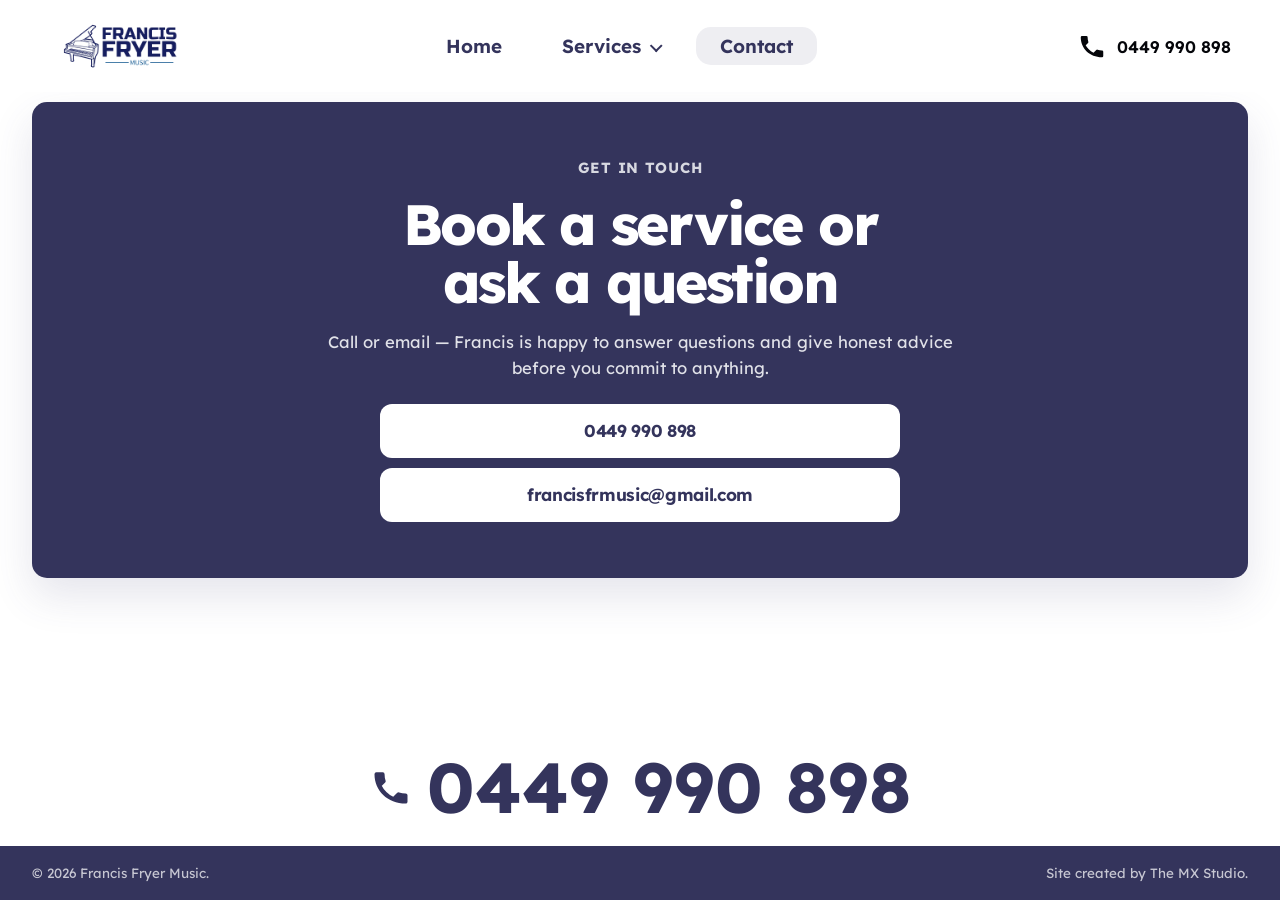
<file: contact/index.html>
<!doctype html>
<html lang="en-AU">
  <head>
    <meta charset="utf-8" />
    <meta name="viewport" content="width=device-width, initial-scale=1" />

    <title>Contact Francis Fryer Music | Piano Tuning & Repairs Brisbane</title>
    <meta
      name="description"
      content="Contact Francis Fryer Music for piano tuning and piano repairs in Brisbane. Mobile service across North Brisbane, Hamilton, Bulimba, Albion, Chermside, Bowen Hills, Clayfield, New Farm, Ashgrove, Hendra, and the greater Brisbane area."
    />
    <meta
      name="robots"
      content="index, follow, max-image-preview:large, max-snippet:-1, max-video-preview:-1"
    />
    <meta name="author" content="Francis Fryer Music" />
    <meta name="theme-color" content="#ffffff" />
    <meta name="format-detection" content="telephone=yes" />

    <link rel="canonical" href="https://www.francisfrmusic.com/contact/" />
    <link rel="icon" href="/favicon.ico" sizes="any" />
    <link rel="apple-touch-icon" href="/apple-touch-icon.png" />

    <link rel="stylesheet" href="/css/base.css" />
    <link rel="stylesheet" href="/css/components.css" />
    <script src="/js/base.js" defer></script>

    <meta property="og:type" content="website" />
    <meta
      property="og:title"
      content="Contact Francis Fryer Music | Piano Tuning & Repairs Brisbane"
    />
    <meta
      property="og:description"
      content="Get in touch for piano tuning and piano repairs in Brisbane. Mobile service across North Brisbane and the greater Brisbane area."
    />
    <meta property="og:url" content="https://www.francisfrmusic.com/contact/" />
    <meta property="og:site_name" content="Francis Fryer Music" />
    <meta property="og:locale" content="en_AU" />
    <meta
      property="og:image"
      content="https://www.francisfrmusic.com/assets/og-image.jpg"
    />
    <meta
      property="og:image:alt"
      content="Francis Fryer Music piano tuning and repair service in Brisbane"
    />

    <script type="application/ld+json">
      {
        "@context": "https://schema.org",
        "@type": "ContactPage",
        "@id": "https://www.francisfrmusic.com/contact/#webpage",
        "url": "https://www.francisfrmusic.com/contact/",
        "name": "Contact Francis Fryer Music | Piano Tuning & Repairs Brisbane",
        "description": "Contact Francis Fryer Music for piano tuning and piano repairs in Brisbane.",
        "inLanguage": "en-AU",
        "about": {
          "@id": "https://www.francisfrmusic.com/#business"
        },
        "isPartOf": {
          "@id": "https://www.francisfrmusic.com/#website"
        }
      }
    </script>

    <script type="application/ld+json">
      {
        "@context": "https://schema.org",
        "@type": "ProfessionalService",
        "@id": "https://www.francisfrmusic.com/#business",
        "name": "Francis Fryer Music",
        "url": "https://www.francisfrmusic.com/",
        "image": "https://www.francisfrmusic.com/assets/og-image.jpg",
        "telephone": "0449 990 898",
        "email": "francisfrmusic@gmail.com",
        "areaServed": {
          "@type": "City",
          "name": "Brisbane"
        },
        "serviceType": ["Piano Tuning", "Piano Repairs", "Piano Servicing"],
        "contactPoint": {
          "@type": "ContactPoint",
          "telephone": "0449 990 898",
          "email": "francisfrmusic@gmail.com",
          "contactType": "customer service",
          "areaServed": "Brisbane"
        }
      }
    </script>

    <script type="application/ld+json">
      {
        "@context": "https://schema.org",
        "@type": "WebSite",
        "@id": "https://www.francisfrmusic.com/#website",
        "url": "https://www.francisfrmusic.com/",
        "name": "Francis Fryer Music",
        "publisher": {
          "@id": "https://www.francisfrmusic.com/#business"
        },
        "inLanguage": "en-AU"
      }
    </script>
  </head>
  <body>
    <header class="site-header">
      <div class="site-header__inner">
        <a
          class="site-header__brand"
          href="/"
          aria-label="Francis for Music home"
        >
          <img src="/assets/logo.webp" alt="Francis for Music" />
        </a>

        <nav class="site-nav" aria-label="Primary navigation">
          <ul class="site-nav__list">
            <li class="site-nav__item">
              <a class="site-nav__link" href="/">Home</a>
            </li>

            <li class="site-nav__item site-nav__item--dropdown">
              <button
                class="site-nav__link site-nav__toggle"
                type="button"
                aria-expanded="false"
                aria-label="Toggle services menu"
              >
                Services
                <span class="site-nav__caret" aria-hidden="true"></span>
              </button>

              <div class="site-nav__dropdown">
                <a
                  class="site-nav__dropdown-link"
                  href="/piano-repair-brisbane/"
                  >Piano Repair</a
                >
                <a
                  class="site-nav__dropdown-link"
                  href="/piano-tuning-brisbane/"
                  >Piano Tuning</a
                >
              </div>
            </li>

            <li class="site-nav__item">
              <a class="site-nav__link" href="/contact/" aria-current="page"
                >Contact</a
              >
            </li>
          </ul>
        </nav>

        <a
          class="site-header__cta"
          href="tel:0449990898"
          aria-label="Call 0449 990 898"
        >
          <svg viewBox="0 0 24 24" aria-hidden="true">
            <path
              d="M6.62 10.79a15.05 15.05 0 0 0 6.59 6.59l2.2-2.2a1 1 0 0 1 1.02-.24c1.11.37 2.3.56 3.57.56a1 1 0 0 1 1 1V20a1 1 0 0 1-1 1C10.07 21 3 13.93 3 5a1 1 0 0 1 1-1h3.5a1 1 0 0 1 1 1c0 1.27.19 2.46.56 3.57a1 1 0 0 1-.24 1.02l-2.2 2.2Z"
            ></path>
          </svg>
          <span>0449 990 898</span>
        </a>

        <button
          class="site-header__burger"
          type="button"
          aria-label="Open menu"
          aria-expanded="false"
          aria-controls="mobile-menu"
        >
          <span></span>
          <span></span>
          <span></span>
        </button>
      </div>

      <div class="mobile-menu" id="mobile-menu" aria-hidden="true">
        <div class="mobile-menu__panel">
          <nav class="mobile-menu__nav" aria-label="Mobile navigation">
            <a class="mobile-menu__link" href="/">Home</a>
            <a class="mobile-menu__link" href="/piano-repair-brisbane/"
              >Piano Repair</a
            >
            <a class="mobile-menu__link" href="/piano-tuning-brisbane/"
              >Piano Tuning</a
            >
            <a class="mobile-menu__link" href="/contact/" aria-current="page"
              >Contact</a
            >
          </nav>

          <div class="mobile-menu__contact">
            <div class="mobile-menu__contact-row">
              <p class="mobile-menu__contact-note">
                We're around, call us now!
              </p>
              <a class="mobile-menu__contact-link" href="tel:0449990898">
                0449 990 898
              </a>
            </div>
            <a
              class="mobile-menu__contact-link"
              href="mailto:francisfrmusic@gmail.com"
            >
              francisfrmusic@gmail.com
            </a>
          </div>
        </div>
      </div>
    </header>

    <main>
      <section class="contact-hero" aria-labelledby="contact-title">
        <div class="contact-hero__inner">
          <p class="contact-hero__eyebrow">Get in touch</p>
          <h1 class="contact-hero__title" id="contact-title">
            Book a service or ask a question
          </h1>
          <p class="contact-hero__text">
            Call or email — Francis is happy to answer questions and give
            honest advice before you commit to anything.
          </p>
          <div class="contact-hero__links">
            <a class="contact-hero__link" href="tel:0449990898"
              >0449 990 898</a
            >
            <a
              class="contact-hero__link"
              href="mailto:francisfrmusic@gmail.com"
              >francisfrmusic@gmail.com</a
            >
          </div>
        </div>
      </section>
    </main>

    <footer class="site-footer">
      <div class="site-footer__inner">
        <div class="site-footer__links">
          <a class="site-footer__item" href="tel:0449990898">
            <svg viewBox="0 0 24 24" aria-hidden="true">
              <path
                d="M6.62 10.79a15.05 15.05 0 0 0 6.59 6.59l2.2-2.2a1 1 0 0 1 1.02-.24c1.11.37 2.3.56 3.57.56a1 1 0 0 1 1 1V20a1 1 0 0 1-1 1C10.07 21 3 13.93 3 5a1 1 0 0 1 1-1h3.5a1 1 0 0 1 1 1c0 1.27.19 2.46.56 3.57a1 1 0 0 1-.24 1.02l-2.2 2.2Z"
              ></path>
            </svg>
            <span>0449 990 898</span>
          </a>
        </div>
      </div>

      <div class="site-footer__bottom">
        <div class="site-footer__bottom-inner">
          <p class="site-footer__copyright">© 2026 Francis Fryer Music.</p>
          <p class="site-footer__credit">
            Site created by
            <a href="https://www.themxstudio.com/">The MX Studio</a>.
          </p>
        </div>
      </div>
    </footer>
  </body>
</html>
</file>
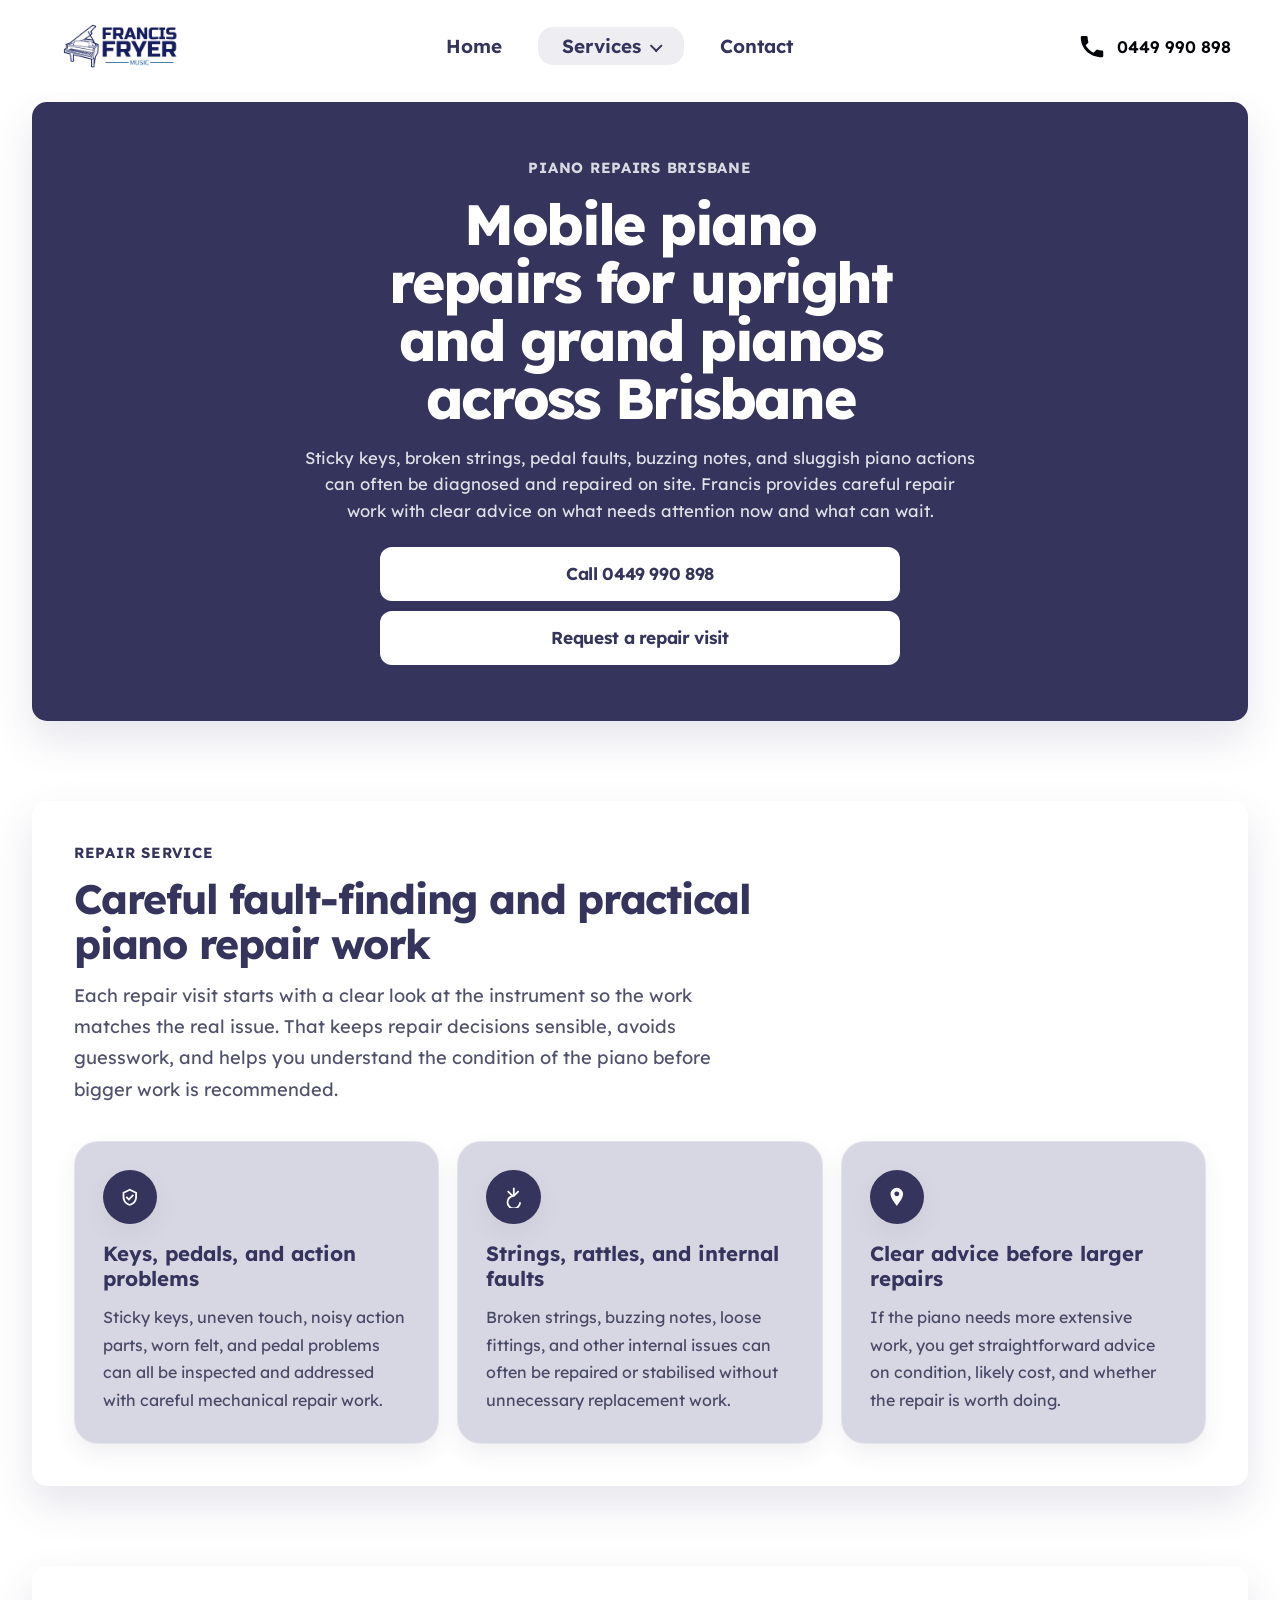
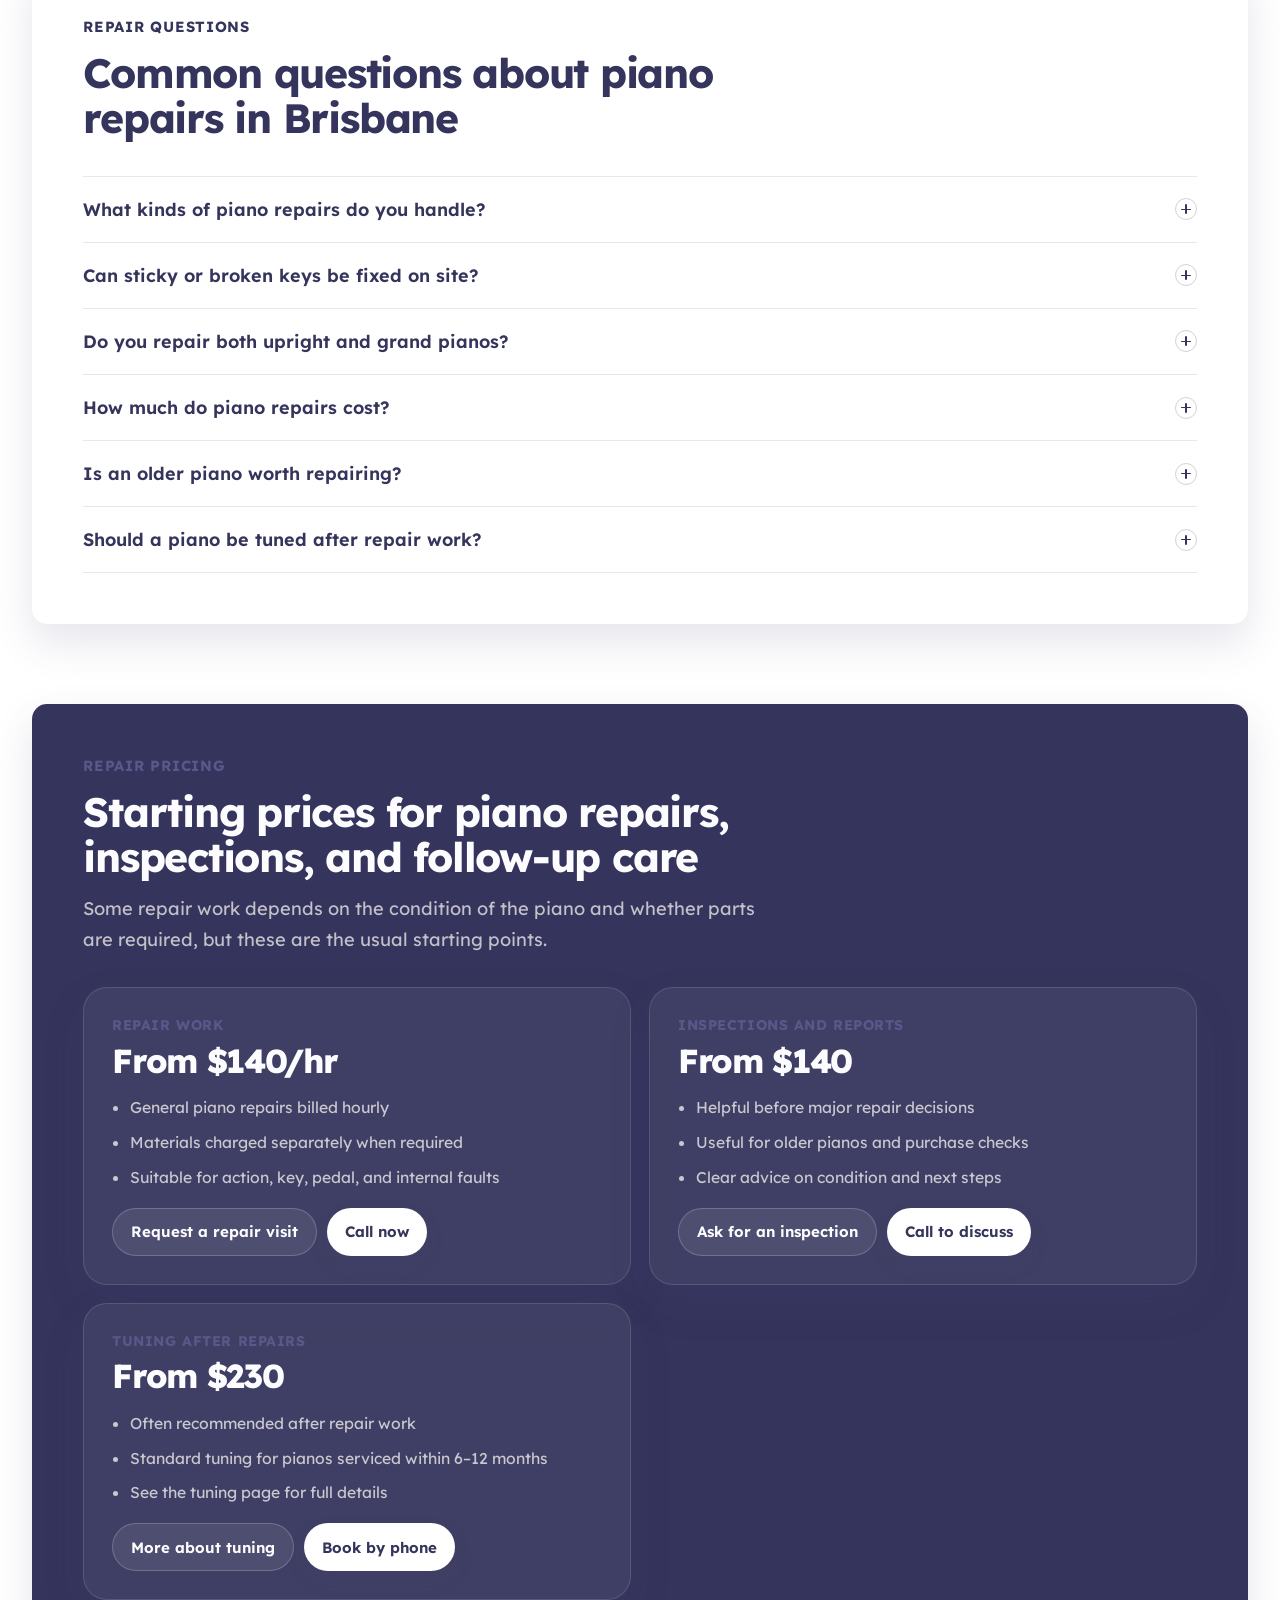
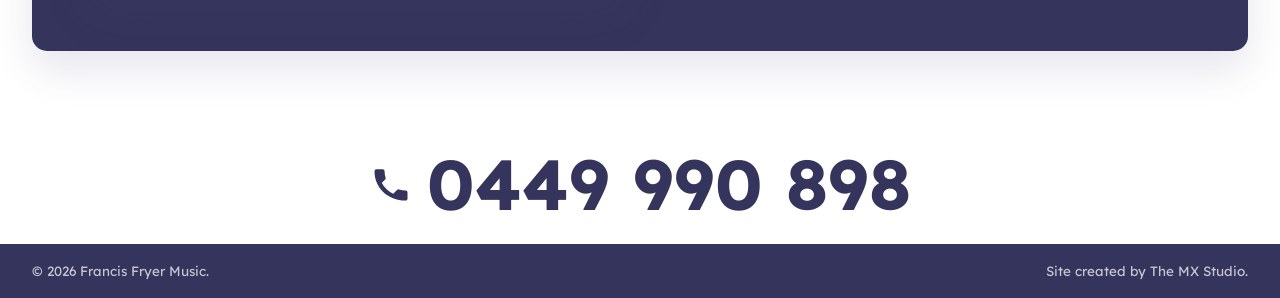
<file: piano-repair-brisbane/index.html>
<!doctype html>
<html lang="en-AU">
  <head>
    <meta charset="utf-8" />
    <meta name="viewport" content="width=device-width, initial-scale=1" />

    <title>Piano Repairs Brisbane | Mobile Piano Repair Service</title>
    <meta
      name="description"
      content="Professional piano repairs in Brisbane for upright and grand pianos. Reliable mobile piano repair service across North Brisbane, Hamilton, Bulimba, Albion, Chermside, Bowen Hills, Clayfield, New Farm, Ashgrove, Hendra, and the greater Brisbane area."
    />
    <meta
      name="robots"
      content="index, follow, max-image-preview:large, max-snippet:-1, max-video-preview:-1"
    />
    <meta name="author" content="Francis Fryer Music" />
    <meta name="theme-color" content="#ffffff" />
    <meta name="format-detection" content="telephone=yes" />

    <link
      rel="canonical"
      href="https://www.francisfrmusic.com/piano-repair-brisbane/"
    />
    <link rel="icon" href="/favicon.ico" sizes="any" />
    <link rel="apple-touch-icon" href="/apple-touch-icon.png" />

    <link rel="stylesheet" href="/css/base.css" />
    <link rel="stylesheet" href="/css/components.css" />
    <script src="/js/base.js" defer></script>

    <meta property="og:type" content="website" />
    <meta
      property="og:title"
      content="Piano Repairs Brisbane | Mobile Piano Repair Service"
    />
    <meta
      property="og:description"
      content="Professional piano repairs in Brisbane for upright and grand pianos. Reliable mobile piano repair service across North Brisbane and the greater Brisbane area."
    />
    <meta
      property="og:url"
      content="https://www.francisfrmusic.com/piano-repair-brisbane/"
    />
    <meta property="og:site_name" content="Francis Fryer Music" />
    <meta property="og:locale" content="en_AU" />
    <meta
      property="og:image"
      content="https://www.francisfrmusic.com/assets/og-default.jpg"
    />
    <meta
      property="og:image:alt"
      content="Piano repair service in Brisbane by Francis Fryer Music"
    />

    <script type="application/ld+json">
      {
        "@context": "https://schema.org",
        "@type": "Service",
        "@id": "https://www.francisfrmusic.com/piano-repair-brisbane/#service",
        "name": "Piano Repairs Brisbane",
        "serviceType": "Piano Repairs",
        "url": "https://www.francisfrmusic.com/piano-repair-brisbane/",
        "description": "Professional piano repairs in Brisbane for upright and grand pianos.",
        "provider": {
          "@id": "https://www.francisfrmusic.com/#business"
        },
        "areaServed": {
          "@type": "City",
          "name": "Brisbane"
        },
        "inLanguage": "en-AU"
      }
    </script>

    <script type="application/ld+json">
      {
        "@context": "https://schema.org",
        "@type": "WebPage",
        "@id": "https://www.francisfrmusic.com/piano-repair-brisbane/#webpage",
        "url": "https://www.francisfrmusic.com/piano-repair-brisbane/",
        "name": "Piano Repairs Brisbane | Mobile Piano Repair Service",
        "description": "Professional piano repairs in Brisbane for upright and grand pianos. Reliable mobile piano repair service across North Brisbane and the greater Brisbane area.",
        "isPartOf": {
          "@id": "https://www.francisfrmusic.com/#website"
        },
        "about": {
          "@id": "https://www.francisfrmusic.com/#business"
        },
        "mainEntity": {
          "@id": "https://www.francisfrmusic.com/piano-repair-brisbane/#service"
        },
        "inLanguage": "en-AU"
      }
    </script>

    <script type="application/ld+json">
      {
        "@context": "https://schema.org",
        "@type": "ProfessionalService",
        "@id": "https://www.francisfrmusic.com/#business",
        "name": "Francis Fryer Music",
        "url": "https://www.francisfrmusic.com/",
        "image": "https://www.francisfrmusic.com/assets/og-default.jpg",
        "telephone": "0449 990 898",
        "email": "francisfrmusic@gmail.com",
        "areaServed": {
          "@type": "City",
          "name": "Brisbane"
        },
        "serviceType": ["Piano Tuning", "Piano Repairs", "Piano Servicing"],
        "contactPoint": {
          "@type": "ContactPoint",
          "telephone": "0449 990 898",
          "email": "francisfrmusic@gmail.com",
          "contactType": "customer service",
          "areaServed": "Brisbane"
        }
      }
    </script>

    <script type="application/ld+json">
      {
        "@context": "https://schema.org",
        "@type": "WebSite",
        "@id": "https://www.francisfrmusic.com/#website",
        "url": "https://www.francisfrmusic.com/",
        "name": "Francis Fryer Music",
        "publisher": {
          "@id": "https://www.francisfrmusic.com/#business"
        },
        "inLanguage": "en-AU"
      }
    </script>
  </head>
  <body>
    <header class="site-header">
      <div class="site-header__inner">
        <a
          class="site-header__brand"
          href="/"
          aria-label="Francis for Music home"
        >
          <img src="/assets/logo.webp" alt="Francis for Music" />
        </a>

        <nav class="site-nav" aria-label="Primary navigation">
          <ul class="site-nav__list">
            <li class="site-nav__item">
              <a class="site-nav__link" href="/">Home</a>
            </li>

            <li class="site-nav__item site-nav__item--dropdown">
              <button
                class="site-nav__link site-nav__toggle"
                type="button"
                aria-expanded="false"
                aria-label="Toggle services menu"
                aria-current="page"
              >
                Services
                <span class="site-nav__caret" aria-hidden="true"></span>
              </button>

              <div class="site-nav__dropdown">
                <a
                  class="site-nav__dropdown-link"
                  href="/piano-repair-brisbane/"
                  aria-current="page"
                  >Piano Repair</a
                >
                <a
                  class="site-nav__dropdown-link"
                  href="/piano-tuning-brisbane/"
                  >Piano Tuning</a
                >
              </div>
            </li>

            <li class="site-nav__item">
              <a class="site-nav__link" href="/contact/">Contact</a>
            </li>
          </ul>
        </nav>

        <a
          class="site-header__cta"
          href="tel:0449990898"
          aria-label="Call 0449 990 898"
        >
          <svg viewBox="0 0 24 24" aria-hidden="true">
            <path
              d="M6.62 10.79a15.05 15.05 0 0 0 6.59 6.59l2.2-2.2a1 1 0 0 1 1.02-.24c1.11.37 2.3.56 3.57.56a1 1 0 0 1 1 1V20a1 1 0 0 1-1 1C10.07 21 3 13.93 3 5a1 1 0 0 1 1-1h3.5a1 1 0 0 1 1 1c0 1.27.19 2.46.56 3.57a1 1 0 0 1-.24 1.02l-2.2 2.2Z"
            ></path>
          </svg>
          <span>0449 990 898</span>
        </a>

        <button
          class="site-header__burger"
          type="button"
          aria-label="Open menu"
          aria-expanded="false"
          aria-controls="mobile-menu"
        >
          <span></span>
          <span></span>
          <span></span>
        </button>
      </div>

      <div class="mobile-menu" id="mobile-menu" aria-hidden="true">
        <div class="mobile-menu__panel">
          <nav class="mobile-menu__nav" aria-label="Mobile navigation">
            <a class="mobile-menu__link" href="/">Home</a>
            <a
              class="mobile-menu__link"
              href="/piano-repair-brisbane/"
              aria-current="page"
              >Piano Repair</a
            >
            <a class="mobile-menu__link" href="/piano-tuning-brisbane/"
              >Piano Tuning</a
            >
            <a class="mobile-menu__link" href="/contact/">Contact</a>
          </nav>

          <div class="mobile-menu__contact">
            <div class="mobile-menu__contact-row">
              <p class="mobile-menu__contact-note">
                We're around, call us now!
              </p>
              <a class="mobile-menu__contact-link" href="tel:0449990898">
                0449 990 898
              </a>
            </div>
            <a
              class="mobile-menu__contact-link"
              href="mailto:francisfrmusic@gmail.com"
            >
              francisfrmusic@gmail.com
            </a>
          </div>
        </div>
      </div>
    </header>

    <main>
      <section class="contact-hero" aria-labelledby="repair-title">
        <div class="contact-hero__inner">
          <p class="contact-hero__eyebrow">Piano Repairs Brisbane</p>
          <h1 class="contact-hero__title" id="repair-title">
            Mobile piano repairs for upright and grand pianos across Brisbane
          </h1>
          <p class="contact-hero__text">
            Sticky keys, broken strings, pedal faults, buzzing notes, and
            sluggish piano actions can often be diagnosed and repaired on site.
            Francis provides careful repair work with clear advice on what needs
            attention now and what can wait.
          </p>
          <div class="contact-hero__links">
            <a class="contact-hero__link" href="tel:0449990898"
              >Call 0449 990 898</a
            >
            <a class="contact-hero__link" href="/contact/"
              >Request a repair visit</a
            >
          </div>
        </div>
      </section>

      <section class="body-points" aria-labelledby="repair-points-title">
        <div class="body-points__inner">
          <div class="body-points__intro">
            <p class="body-points__eyebrow">Repair service</p>
            <h2 class="body-points__title" id="repair-points-title">
              Careful fault-finding and practical piano repair work
            </h2>
            <p class="body-points__text">
              Each repair visit starts with a clear look at the instrument so
              the work matches the real issue. That keeps repair decisions
              sensible, avoids guesswork, and helps you understand the condition
              of the piano before bigger work is recommended.
            </p>
          </div>

          <div class="body-points__grid">
            <article class="body-points__item">
              <div class="body-points__icon" aria-hidden="true">
                <svg viewBox="0 0 24 24">
                  <path
                    d="M12 3 4 7v5c0 5.25 3.4 8.98 8 10 4.6-1.02 8-4.75 8-10V7l-8-4Zm0 2.18 6 3v3.82c0 4.19-2.54 7.14-6 8.04-3.46-.9-6-3.85-6-8.04V8.18l6-3Z"
                  ></path>
                  <path
                    d="M10.95 13.55 8.7 11.3l-1.4 1.4 3.65 3.65 5.75-5.75-1.4-1.4-4.35 4.35Z"
                  ></path>
                </svg>
              </div>
              <div class="body-points__content">
                <h3 class="body-points__heading">
                  Keys, pedals, and action problems
                </h3>
                <p class="body-points__copy">
                  Sticky keys, uneven touch, noisy action parts, worn felt, and
                  pedal problems can all be inspected and addressed with careful
                  mechanical repair work.
                </p>
              </div>
            </article>

            <article class="body-points__item">
              <div class="body-points__icon" aria-hidden="true">
                <svg viewBox="0 0 24 24">
                  <path
                    d="M11 2h2v8h-2V2Zm5.66 2.93 1.41 1.41-5.65 5.66-1.42-1.41 5.66-5.66ZM4.52 6.34l1.41-1.41 5.66 5.66-1.41 1.41-5.66-5.66ZM12 12a6 6 0 1 0 6 6h2a8 8 0 1 1-8-8v2Z"
                  ></path>
                </svg>
              </div>
              <div class="body-points__content">
                <h3 class="body-points__heading">
                  Strings, rattles, and internal faults
                </h3>
                <p class="body-points__copy">
                  Broken strings, buzzing notes, loose fittings, and other
                  internal issues can often be repaired or stabilised without
                  unnecessary replacement work.
                </p>
              </div>
            </article>

            <article class="body-points__item">
              <div class="body-points__icon" aria-hidden="true">
                <svg viewBox="0 0 24 24">
                  <path
                    d="M12 2a7 7 0 0 0-7 7c0 5.25 7 13 7 13s7-7.75 7-13a7 7 0 0 0-7-7Zm0 9.5A2.5 2.5 0 1 1 12 6a2.5 2.5 0 0 1 0 5.5Z"
                  ></path>
                </svg>
              </div>
              <div class="body-points__content">
                <h3 class="body-points__heading">
                  Clear advice before larger repairs
                </h3>
                <p class="body-points__copy">
                  If the piano needs more extensive work, you get straightforward
                  advice on condition, likely cost, and whether the repair is
                  worth doing.
                </p>
              </div>
            </article>
          </div>
        </div>
      </section>

      <section class="faq" aria-labelledby="repair-faq-title">
        <div class="faq__inner">
          <div class="faq__intro">
            <p class="faq__eyebrow">Repair questions</p>
            <h2 class="faq__title" id="repair-faq-title">
              Common questions about piano repairs in Brisbane
            </h2>
          </div>

          <div class="faq__list">
            <div class="faq__item">
              <button
                class="faq__question"
                type="button"
                aria-expanded="false"
                aria-controls="repair-faq-1"
              >
                What kinds of piano repairs do you handle?
                <span class="faq__icon" aria-hidden="true"></span>
              </button>
              <div class="faq__answer" id="repair-faq-1" hidden>
                <p>
                  Common repair work includes sticky or broken keys, pedal
                  faults, noisy actions, broken strings, buzzing notes, and
                  general mechanical issues in upright and grand pianos.
                </p>
              </div>
            </div>

            <div class="faq__item">
              <button
                class="faq__question"
                type="button"
                aria-expanded="false"
                aria-controls="repair-faq-2"
              >
                Can sticky or broken keys be fixed on site?
                <span class="faq__icon" aria-hidden="true"></span>
              </button>
              <div class="faq__answer" id="repair-faq-2" hidden>
                <p>
                  In many cases, yes. A large amount of key and action repair
                  work can be handled during a normal visit, depending on the
                  cause and whether replacement parts are needed.
                </p>
              </div>
            </div>

            <div class="faq__item">
              <button
                class="faq__question"
                type="button"
                aria-expanded="false"
                aria-controls="repair-faq-3"
              >
                Do you repair both upright and grand pianos?
                <span class="faq__icon" aria-hidden="true"></span>
              </button>
              <div class="faq__answer" id="repair-faq-3" hidden>
                <p>
                  Yes. Repair work is available for both upright and grand
                  pianos, with the approach adjusted to suit the instrument and
                  the fault involved.
                </p>
              </div>
            </div>

            <div class="faq__item">
              <button
                class="faq__question"
                type="button"
                aria-expanded="false"
                aria-controls="repair-faq-4"
              >
                How much do piano repairs cost?
                <span class="faq__icon" aria-hidden="true"></span>
              </button>
              <div class="faq__answer" id="repair-faq-4" hidden>
                <p>
                  Repair work is generally billed from $140 per hour plus any
                  required materials. If the job is larger, you will get clear
                  advice before proceeding.
                </p>
              </div>
            </div>

            <div class="faq__item">
              <button
                class="faq__question"
                type="button"
                aria-expanded="false"
                aria-controls="repair-faq-5"
              >
                Is an older piano worth repairing?
                <span class="faq__icon" aria-hidden="true"></span>
              </button>
              <div class="faq__answer" id="repair-faq-5" hidden>
                <p>
                  Sometimes yes, sometimes no. The best approach is an
                  inspection so you can understand the piano’s condition, the
                  likely repair cost, and whether the work makes sense.
                </p>
              </div>
            </div>

            <div class="faq__item">
              <button
                class="faq__question"
                type="button"
                aria-expanded="false"
                aria-controls="repair-faq-6"
              >
                Should a piano be tuned after repair work?
                <span class="faq__icon" aria-hidden="true"></span>
              </button>
              <div class="faq__answer" id="repair-faq-6" hidden>
                <p>
                  Often yes. Once the mechanical issue is resolved, a fresh
                  tuning helps the piano sound and feel more stable again,
                  especially after more involved internal work.
                </p>
              </div>
            </div>
          </div>
        </div>
      </section>

      <section class="pricing-cards" aria-labelledby="repair-pricing-title">
        <div class="pricing-cards__inner">
          <div class="pricing-cards__intro">
            <p class="pricing-cards__eyebrow">Repair pricing</p>
            <h2 class="pricing-cards__title" id="repair-pricing-title">
              Starting prices for piano repairs, inspections, and follow-up care
            </h2>
            <p class="pricing-cards__text">
              Some repair work depends on the condition of the piano and whether
              parts are required, but these are the usual starting points.
            </p>
          </div>

          <div class="pricing-cards__grid">
            <article class="pricing-cards__card">
              <div class="pricing-cards__card-head">
                <p class="pricing-cards__card-label">Repair work</p>
                <p class="pricing-cards__card-price">From $140/hr</p>
              </div>

              <ul class="pricing-cards__list">
                <li>General piano repairs billed hourly</li>
                <li>Materials charged separately when required</li>
                <li>Suitable for action, key, pedal, and internal faults</li>
              </ul>

              <div class="pricing-cards__actions">
                <a
                  class="pricing-cards__button pricing-cards__button--ghost"
                  href="/contact/"
                >
                  Request a repair visit
                </a>
                <a
                  class="pricing-cards__button pricing-cards__button--primary"
                  href="tel:0449990898"
                >
                  Call now
                </a>
              </div>
            </article>

            <article class="pricing-cards__card">
              <div class="pricing-cards__card-head">
                <p class="pricing-cards__card-label">Inspections and reports</p>
                <p class="pricing-cards__card-price">From $140</p>
              </div>

              <ul class="pricing-cards__list">
                <li>Helpful before major repair decisions</li>
                <li>Useful for older pianos and purchase checks</li>
                <li>Clear advice on condition and next steps</li>
              </ul>

              <div class="pricing-cards__actions">
                <a
                  class="pricing-cards__button pricing-cards__button--ghost"
                  href="/contact/"
                >
                  Ask for an inspection
                </a>
                <a
                  class="pricing-cards__button pricing-cards__button--primary"
                  href="tel:0449990898"
                >
                  Call to discuss
                </a>
              </div>
            </article>

            <article class="pricing-cards__card">
              <div class="pricing-cards__card-head">
                <p class="pricing-cards__card-label">Tuning after repairs</p>
                <p class="pricing-cards__card-price">From $230</p>
              </div>

              <ul class="pricing-cards__list">
                <li>Often recommended after repair work</li>
                <li>Standard tuning for pianos serviced within 6–12 months</li>
                <li>See the tuning page for full details</li>
              </ul>

              <div class="pricing-cards__actions">
                <a
                  class="pricing-cards__button pricing-cards__button--ghost"
                  href="/piano-tuning-brisbane/"
                >
                  More about tuning
                </a>
                <a
                  class="pricing-cards__button pricing-cards__button--primary"
                  href="tel:0449990898"
                >
                  Book by phone
                </a>
              </div>
            </article>
          </div>
        </div>
      </section>
    </main>

    <footer class="site-footer">
      <div class="site-footer__inner">
        <div class="site-footer__links">
          <a class="site-footer__item" href="tel:0449990898">
            <svg viewBox="0 0 24 24" aria-hidden="true">
              <path
                d="M6.62 10.79a15.05 15.05 0 0 0 6.59 6.59l2.2-2.2a1 1 0 0 1 1.02-.24c1.11.37 2.3.56 3.57.56a1 1 0 0 1 1 1V20a1 1 0 0 1-1 1C10.07 21 3 13.93 3 5a1 1 0 0 1 1-1h3.5a1 1 0 0 1 1 1c0 1.27.19 2.46.56 3.57a1 1 0 0 1-.24 1.02l-2.2 2.2Z"
              ></path>
            </svg>
            <span>0449 990 898</span>
          </a>
        </div>
      </div>

      <div class="site-footer__bottom">
        <div class="site-footer__bottom-inner">
          <p class="site-footer__copyright">© 2026 Francis Fryer Music.</p>
          <p class="site-footer__credit">
            Site created by
            <a href="https://www.themxstudio.com/">The MX Studio</a>.
          </p>
        </div>
      </div>
    </footer>
  </body>
</html>
</file>
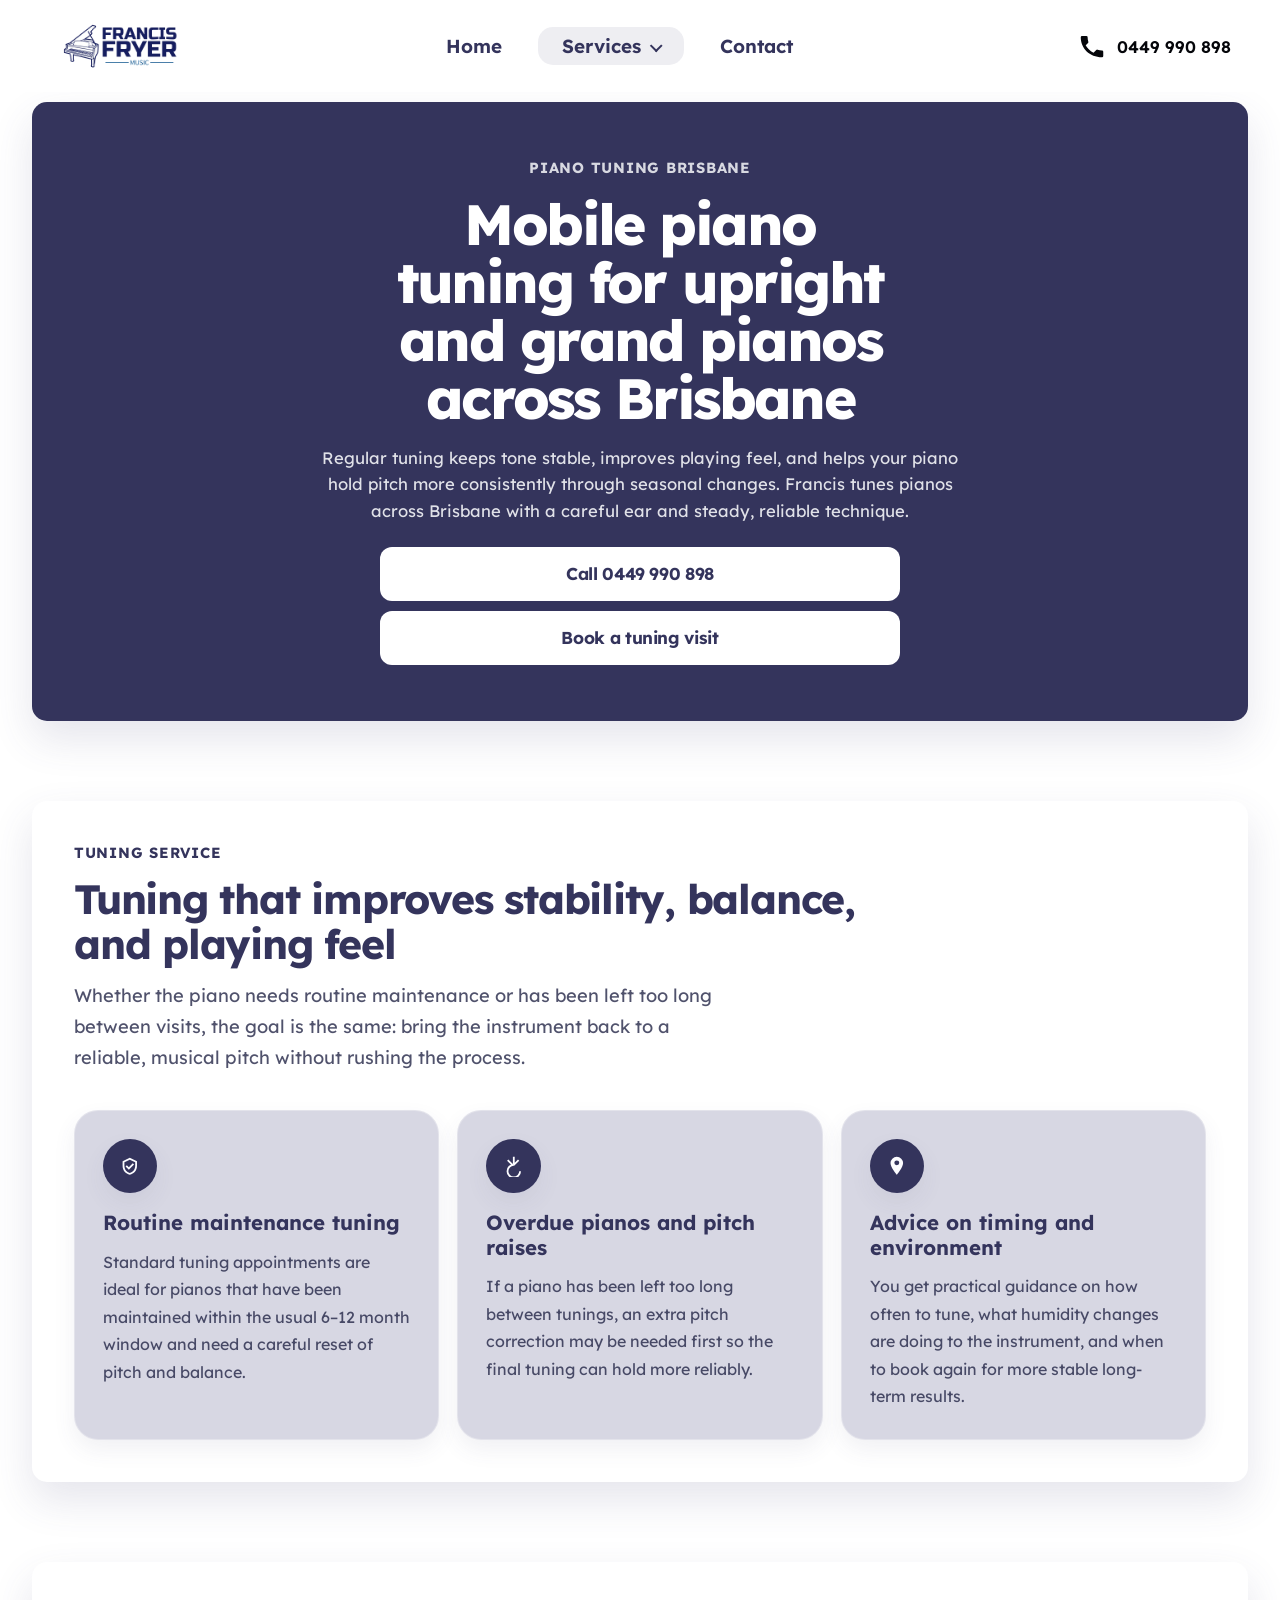
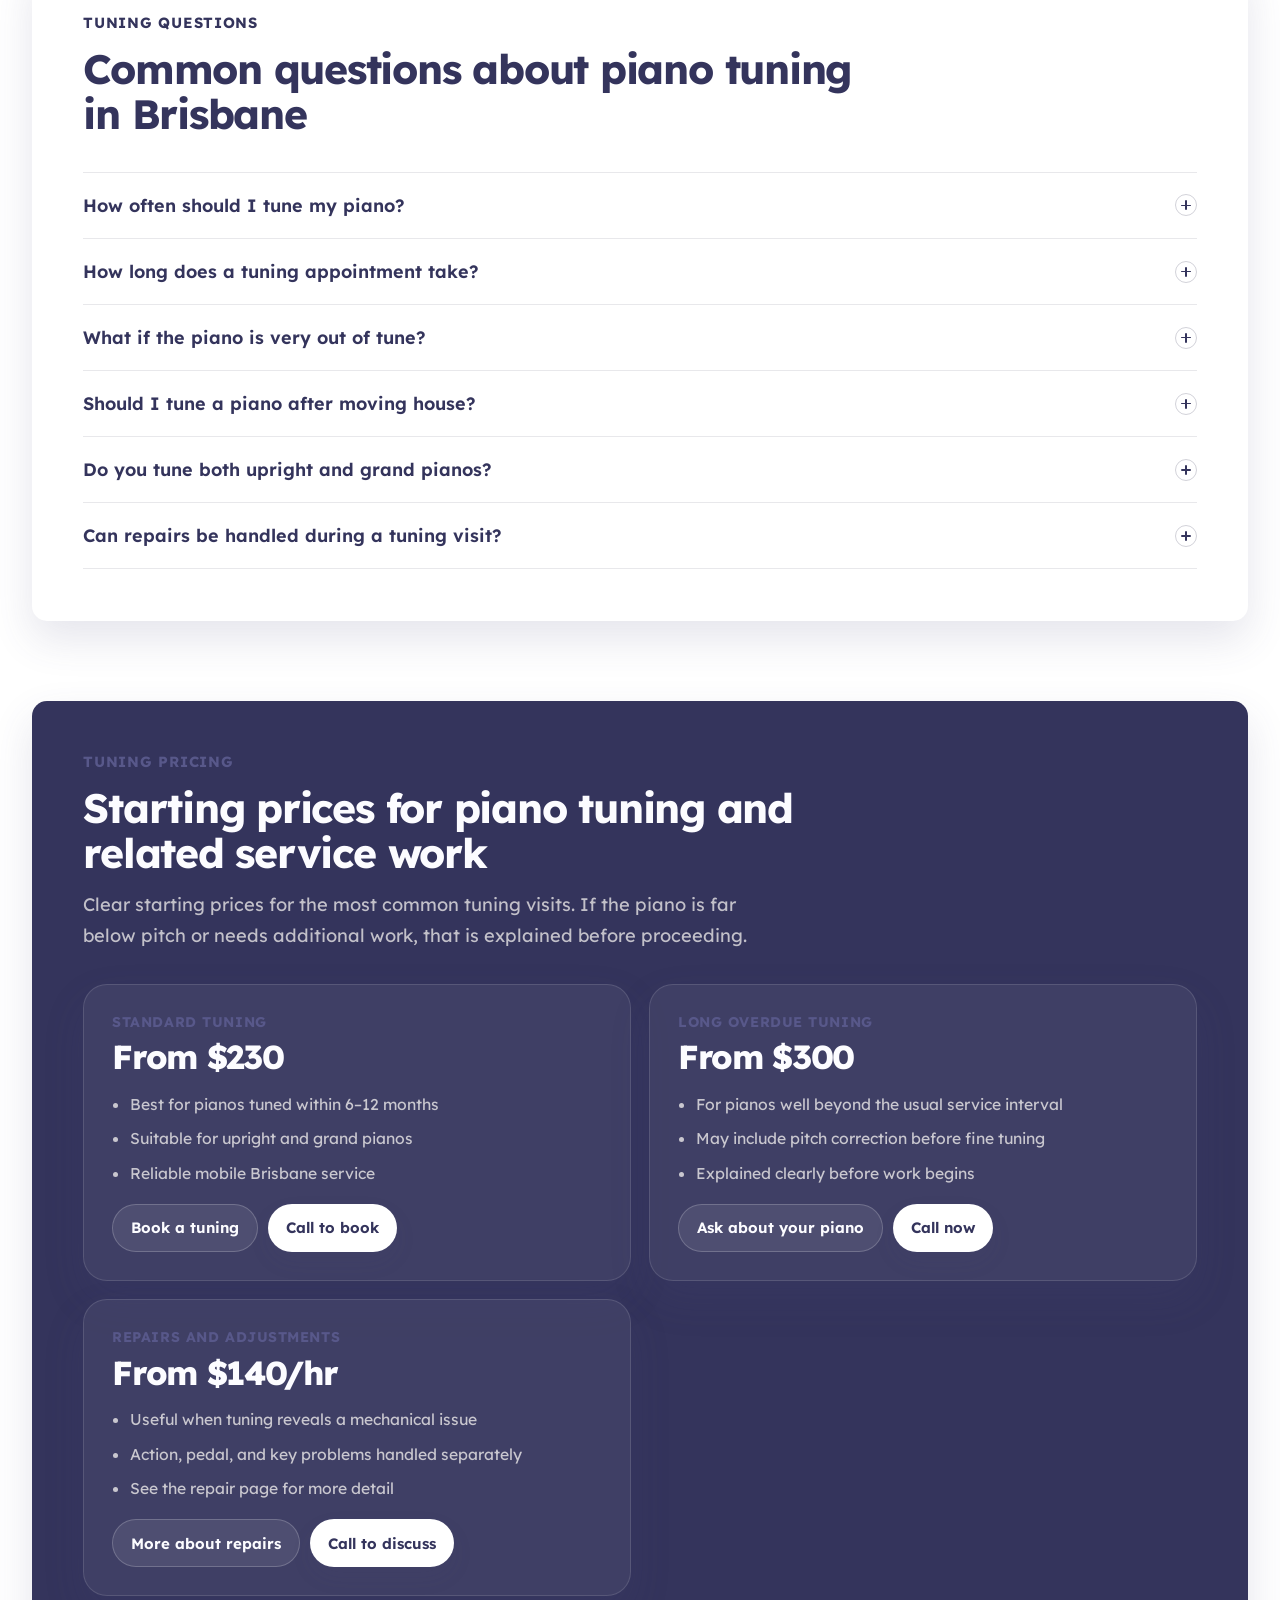
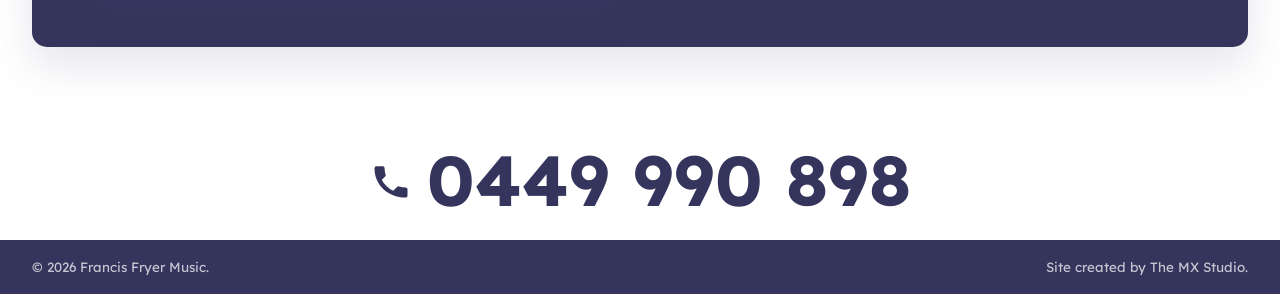
<file: piano-tuning-brisbane/index.html>
<!doctype html>
<html lang="en-AU">
  <head>
    <meta charset="utf-8" />
    <meta name="viewport" content="width=device-width, initial-scale=1" />

    <title>Piano Tuning Brisbane | Mobile Piano Tuner Brisbane</title>
    <meta
      name="description"
      content="Professional piano tuning in Brisbane for upright and grand pianos. Reliable mobile piano tuner servicing North Brisbane, Hamilton, Bulimba, Albion, Chermside, Bowen Hills, Clayfield, New Farm, Ashgrove, Hendra, and the greater Brisbane area."
    />
    <meta
      name="robots"
      content="index, follow, max-image-preview:large, max-snippet:-1, max-video-preview:-1"
    />
    <meta name="author" content="Francis Fryer Music" />
    <meta name="theme-color" content="#ffffff" />
    <meta name="format-detection" content="telephone=yes" />

    <link
      rel="canonical"
      href="https://www.francisfrmusic.com/piano-tuning-brisbane/"
    />
    <link rel="icon" href="/favicon.ico" sizes="any" />
    <link rel="apple-touch-icon" href="/apple-touch-icon.png" />

    <link rel="stylesheet" href="/css/base.css" />
    <link rel="stylesheet" href="/css/components.css" />
    <script src="/js/base.js" defer></script>

    <meta property="og:type" content="website" />
    <meta
      property="og:title"
      content="Piano Tuning Brisbane | Mobile Piano Tuner Brisbane"
    />
    <meta
      property="og:description"
      content="Professional piano tuning in Brisbane for upright and grand pianos. Reliable mobile piano tuner servicing North Brisbane and the greater Brisbane area."
    />
    <meta
      property="og:url"
      content="https://www.francisfrmusic.com/piano-tuning-brisbane/"
    />
    <meta property="og:site_name" content="Francis Fryer Music" />
    <meta property="og:locale" content="en_AU" />
    <meta
      property="og:image"
      content="https://www.francisfrmusic.com/assets/og-default.jpg"
    />
    <meta
      property="og:image:alt"
      content="Piano tuning service in Brisbane by Francis Fryer Music"
    />

    <script type="application/ld+json">
      {
        "@context": "https://schema.org",
        "@type": "Service",
        "@id": "https://www.francisfrmusic.com/piano-tuning-brisbane/#service",
        "name": "Piano Tuning Brisbane",
        "serviceType": "Piano Tuning",
        "url": "https://www.francisfrmusic.com/piano-tuning-brisbane/",
        "description": "Professional piano tuning in Brisbane for upright and grand pianos.",
        "provider": {
          "@id": "https://www.francisfrmusic.com/#business"
        },
        "areaServed": {
          "@type": "City",
          "name": "Brisbane"
        },
        "inLanguage": "en-AU"
      }
    </script>

    <script type="application/ld+json">
      {
        "@context": "https://schema.org",
        "@type": "WebPage",
        "@id": "https://www.francisfrmusic.com/piano-tuning-brisbane/#webpage",
        "url": "https://www.francisfrmusic.com/piano-tuning-brisbane/",
        "name": "Piano Tuning Brisbane | Mobile Piano Tuner Brisbane",
        "description": "Professional piano tuning in Brisbane for upright and grand pianos. Reliable mobile piano tuner servicing North Brisbane and the greater Brisbane area.",
        "isPartOf": {
          "@id": "https://www.francisfrmusic.com/#website"
        },
        "about": {
          "@id": "https://www.francisfrmusic.com/#business"
        },
        "mainEntity": {
          "@id": "https://www.francisfrmusic.com/piano-tuning-brisbane/#service"
        },
        "inLanguage": "en-AU"
      }
    </script>

    <script type="application/ld+json">
      {
        "@context": "https://schema.org",
        "@type": "ProfessionalService",
        "@id": "https://www.francisfrmusic.com/#business",
        "name": "Francis Fryer Music",
        "url": "https://www.francisfrmusic.com/",
        "image": "https://www.francisfrmusic.com/assets/og-default.jpg",
        "telephone": "0449 990 898",
        "email": "francisfrmusic@gmail.com",
        "areaServed": {
          "@type": "City",
          "name": "Brisbane"
        },
        "serviceType": ["Piano Tuning", "Piano Repairs", "Piano Servicing"],
        "contactPoint": {
          "@type": "ContactPoint",
          "telephone": "0449 990 898",
          "email": "francisfrmusic@gmail.com",
          "contactType": "customer service",
          "areaServed": "Brisbane"
        }
      }
    </script>

    <script type="application/ld+json">
      {
        "@context": "https://schema.org",
        "@type": "WebSite",
        "@id": "https://www.francisfrmusic.com/#website",
        "url": "https://www.francisfrmusic.com/",
        "name": "Francis Fryer Music",
        "publisher": {
          "@id": "https://www.francisfrmusic.com/#business"
        },
        "inLanguage": "en-AU"
      }
    </script>
  </head>
  <body>
    <header class="site-header">
      <div class="site-header__inner">
        <a
          class="site-header__brand"
          href="/"
          aria-label="Francis for Music home"
        >
          <img src="/assets/logo.webp" alt="Francis for Music" />
        </a>

        <nav class="site-nav" aria-label="Primary navigation">
          <ul class="site-nav__list">
            <li class="site-nav__item">
              <a class="site-nav__link" href="/">Home</a>
            </li>

            <li class="site-nav__item site-nav__item--dropdown">
              <button
                class="site-nav__link site-nav__toggle"
                type="button"
                aria-expanded="false"
                aria-label="Toggle services menu"
                aria-current="page"
              >
                Services
                <span class="site-nav__caret" aria-hidden="true"></span>
              </button>

              <div class="site-nav__dropdown">
                <a
                  class="site-nav__dropdown-link"
                  href="/piano-repair-brisbane/"
                  >Piano Repair</a
                >
                <a
                  class="site-nav__dropdown-link"
                  href="/piano-tuning-brisbane/"
                  aria-current="page"
                  >Piano Tuning</a
                >
              </div>
            </li>

            <li class="site-nav__item">
              <a class="site-nav__link" href="/contact/">Contact</a>
            </li>
          </ul>
        </nav>

        <a
          class="site-header__cta"
          href="tel:0449990898"
          aria-label="Call 0449 990 898"
        >
          <svg viewBox="0 0 24 24" aria-hidden="true">
            <path
              d="M6.62 10.79a15.05 15.05 0 0 0 6.59 6.59l2.2-2.2a1 1 0 0 1 1.02-.24c1.11.37 2.3.56 3.57.56a1 1 0 0 1 1 1V20a1 1 0 0 1-1 1C10.07 21 3 13.93 3 5a1 1 0 0 1 1-1h3.5a1 1 0 0 1 1 1c0 1.27.19 2.46.56 3.57a1 1 0 0 1-.24 1.02l-2.2 2.2Z"
            ></path>
          </svg>
          <span>0449 990 898</span>
        </a>

        <button
          class="site-header__burger"
          type="button"
          aria-label="Open menu"
          aria-expanded="false"
          aria-controls="mobile-menu"
        >
          <span></span>
          <span></span>
          <span></span>
        </button>
      </div>

      <div class="mobile-menu" id="mobile-menu" aria-hidden="true">
        <div class="mobile-menu__panel">
          <nav class="mobile-menu__nav" aria-label="Mobile navigation">
            <a class="mobile-menu__link" href="/">Home</a>
            <a class="mobile-menu__link" href="/piano-repair-brisbane/"
              >Piano Repair</a
            >
            <a
              class="mobile-menu__link"
              href="/piano-tuning-brisbane/"
              aria-current="page"
              >Piano Tuning</a
            >
            <a class="mobile-menu__link" href="/contact/">Contact</a>
          </nav>

          <div class="mobile-menu__contact">
            <div class="mobile-menu__contact-row">
              <p class="mobile-menu__contact-note">
                We're around, call us now!
              </p>
              <a class="mobile-menu__contact-link" href="tel:0449990898">
                0449 990 898
              </a>
            </div>
            <a
              class="mobile-menu__contact-link"
              href="mailto:francisfrmusic@gmail.com"
            >
              francisfrmusic@gmail.com
            </a>
          </div>
        </div>
      </div>
    </header>

    <main>
      <section class="contact-hero" aria-labelledby="tuning-title">
        <div class="contact-hero__inner">
          <p class="contact-hero__eyebrow">Piano Tuning Brisbane</p>
          <h1 class="contact-hero__title" id="tuning-title">
            Mobile piano tuning for upright and grand pianos across Brisbane
          </h1>
          <p class="contact-hero__text">
            Regular tuning keeps tone stable, improves playing feel, and helps
            your piano hold pitch more consistently through seasonal changes.
            Francis tunes pianos across Brisbane with a careful ear and steady,
            reliable technique.
          </p>
          <div class="contact-hero__links">
            <a class="contact-hero__link" href="tel:0449990898"
              >Call 0449 990 898</a
            >
            <a class="contact-hero__link" href="/contact/"
              >Book a tuning visit</a
            >
          </div>
        </div>
      </section>

      <section class="body-points" aria-labelledby="tuning-points-title">
        <div class="body-points__inner">
          <div class="body-points__intro">
            <p class="body-points__eyebrow">Tuning service</p>
            <h2 class="body-points__title" id="tuning-points-title">
              Tuning that improves stability, balance, and playing feel
            </h2>
            <p class="body-points__text">
              Whether the piano needs routine maintenance or has been left too
              long between visits, the goal is the same: bring the instrument
              back to a reliable, musical pitch without rushing the process.
            </p>
          </div>

          <div class="body-points__grid">
            <article class="body-points__item">
              <div class="body-points__icon" aria-hidden="true">
                <svg viewBox="0 0 24 24">
                  <path
                    d="M12 3 4 7v5c0 5.25 3.4 8.98 8 10 4.6-1.02 8-4.75 8-10V7l-8-4Zm0 2.18 6 3v3.82c0 4.19-2.54 7.14-6 8.04-3.46-.9-6-3.85-6-8.04V8.18l6-3Z"
                  ></path>
                  <path
                    d="M10.95 13.55 8.7 11.3l-1.4 1.4 3.65 3.65 5.75-5.75-1.4-1.4-4.35 4.35Z"
                  ></path>
                </svg>
              </div>
              <div class="body-points__content">
                <h3 class="body-points__heading">Routine maintenance tuning</h3>
                <p class="body-points__copy">
                  Standard tuning appointments are ideal for pianos that have
                  been maintained within the usual 6–12 month window and need a
                  careful reset of pitch and balance.
                </p>
              </div>
            </article>

            <article class="body-points__item">
              <div class="body-points__icon" aria-hidden="true">
                <svg viewBox="0 0 24 24">
                  <path
                    d="M11 2h2v8h-2V2Zm5.66 2.93 1.41 1.41-5.65 5.66-1.42-1.41 5.66-5.66ZM4.52 6.34l1.41-1.41 5.66 5.66-1.41 1.41-5.66-5.66ZM12 12a6 6 0 1 0 6 6h2a8 8 0 1 1-8-8v2Z"
                  ></path>
                </svg>
              </div>
              <div class="body-points__content">
                <h3 class="body-points__heading">
                  Overdue pianos and pitch raises
                </h3>
                <p class="body-points__copy">
                  If a piano has been left too long between tunings, an extra
                  pitch correction may be needed first so the final tuning can
                  hold more reliably.
                </p>
              </div>
            </article>

            <article class="body-points__item">
              <div class="body-points__icon" aria-hidden="true">
                <svg viewBox="0 0 24 24">
                  <path
                    d="M12 2a7 7 0 0 0-7 7c0 5.25 7 13 7 13s7-7.75 7-13a7 7 0 0 0-7-7Zm0 9.5A2.5 2.5 0 1 1 12 6a2.5 2.5 0 0 1 0 5.5Z"
                  ></path>
                </svg>
              </div>
              <div class="body-points__content">
                <h3 class="body-points__heading">
                  Advice on timing and environment
                </h3>
                <p class="body-points__copy">
                  You get practical guidance on how often to tune, what
                  humidity changes are doing to the instrument, and when to book
                  again for more stable long-term results.
                </p>
              </div>
            </article>
          </div>
        </div>
      </section>

      <section class="faq" aria-labelledby="tuning-faq-title">
        <div class="faq__inner">
          <div class="faq__intro">
            <p class="faq__eyebrow">Tuning questions</p>
            <h2 class="faq__title" id="tuning-faq-title">
              Common questions about piano tuning in Brisbane
            </h2>
          </div>

          <div class="faq__list">
            <div class="faq__item">
              <button
                class="faq__question"
                type="button"
                aria-expanded="false"
                aria-controls="tuning-faq-1"
              >
                How often should I tune my piano?
                <span class="faq__icon" aria-hidden="true"></span>
              </button>
              <div class="faq__answer" id="tuning-faq-1" hidden>
                <p>
                  For most pianos, twice a year is ideal. Regular tuning helps
                  the instrument stay more stable and reduces the need for
                  heavier correction later.
                </p>
              </div>
            </div>

            <div class="faq__item">
              <button
                class="faq__question"
                type="button"
                aria-expanded="false"
                aria-controls="tuning-faq-2"
              >
                How long does a tuning appointment take?
                <span class="faq__icon" aria-hidden="true"></span>
              </button>
              <div class="faq__answer" id="tuning-faq-2" hidden>
                <p>
                  A standard tuning usually takes around 60 to 90 minutes. If
                  the piano is very flat or needs extra stabilising work, it can
                  take longer.
                </p>
              </div>
            </div>

            <div class="faq__item">
              <button
                class="faq__question"
                type="button"
                aria-expanded="false"
                aria-controls="tuning-faq-3"
              >
                What if the piano is very out of tune?
                <span class="faq__icon" aria-hidden="true"></span>
              </button>
              <div class="faq__answer" id="tuning-faq-3" hidden>
                <p>
                  A pitch raise may be needed before the fine tuning. That is
                  common for pianos that have gone well past the usual service
                  interval.
                </p>
              </div>
            </div>

            <div class="faq__item">
              <button
                class="faq__question"
                type="button"
                aria-expanded="false"
                aria-controls="tuning-faq-4"
              >
                Should I tune a piano after moving house?
                <span class="faq__icon" aria-hidden="true"></span>
              </button>
              <div class="faq__answer" id="tuning-faq-4" hidden>
                <p>
                  Usually yes. It is best to let the piano settle into the new
                  environment first, then tune it once temperature and humidity
                  conditions are more stable.
                </p>
              </div>
            </div>

            <div class="faq__item">
              <button
                class="faq__question"
                type="button"
                aria-expanded="false"
                aria-controls="tuning-faq-5"
              >
                Do you tune both upright and grand pianos?
                <span class="faq__icon" aria-hidden="true"></span>
              </button>
              <div class="faq__answer" id="tuning-faq-5" hidden>
                <p>
                  Yes. Upright and grand pianos are both serviced, with the
                  tuning approach adjusted to suit the instrument and its
                  current condition.
                </p>
              </div>
            </div>

            <div class="faq__item">
              <button
                class="faq__question"
                type="button"
                aria-expanded="false"
                aria-controls="tuning-faq-6"
              >
                Can repairs be handled during a tuning visit?
                <span class="faq__icon" aria-hidden="true"></span>
              </button>
              <div class="faq__answer" id="tuning-faq-6" hidden>
                <p>
                  Minor issues can often be identified on the visit, and if
                  repair work is needed it can be discussed clearly before any
                  extra work is carried out.
                </p>
              </div>
            </div>
          </div>
        </div>
      </section>

      <section class="pricing-cards" aria-labelledby="tuning-pricing-title">
        <div class="pricing-cards__inner">
          <div class="pricing-cards__intro">
            <p class="pricing-cards__eyebrow">Tuning pricing</p>
            <h2 class="pricing-cards__title" id="tuning-pricing-title">
              Starting prices for piano tuning and related service work
            </h2>
            <p class="pricing-cards__text">
              Clear starting prices for the most common tuning visits. If the
              piano is far below pitch or needs additional work, that is
              explained before proceeding.
            </p>
          </div>

          <div class="pricing-cards__grid">
            <article class="pricing-cards__card">
              <div class="pricing-cards__card-head">
                <p class="pricing-cards__card-label">Standard tuning</p>
                <p class="pricing-cards__card-price">From $230</p>
              </div>

              <ul class="pricing-cards__list">
                <li>Best for pianos tuned within 6–12 months</li>
                <li>Suitable for upright and grand pianos</li>
                <li>Reliable mobile Brisbane service</li>
              </ul>

              <div class="pricing-cards__actions">
                <a
                  class="pricing-cards__button pricing-cards__button--ghost"
                  href="/contact/"
                >
                  Book a tuning
                </a>
                <a
                  class="pricing-cards__button pricing-cards__button--primary"
                  href="tel:0449990898"
                >
                  Call to book
                </a>
              </div>
            </article>

            <article class="pricing-cards__card">
              <div class="pricing-cards__card-head">
                <p class="pricing-cards__card-label">Long overdue tuning</p>
                <p class="pricing-cards__card-price">From $300</p>
              </div>

              <ul class="pricing-cards__list">
                <li>For pianos well beyond the usual service interval</li>
                <li>May include pitch correction before fine tuning</li>
                <li>Explained clearly before work begins</li>
              </ul>

              <div class="pricing-cards__actions">
                <a
                  class="pricing-cards__button pricing-cards__button--ghost"
                  href="/contact/"
                >
                  Ask about your piano
                </a>
                <a
                  class="pricing-cards__button pricing-cards__button--primary"
                  href="tel:0449990898"
                >
                  Call now
                </a>
              </div>
            </article>

            <article class="pricing-cards__card">
              <div class="pricing-cards__card-head">
                <p class="pricing-cards__card-label">Repairs and adjustments</p>
                <p class="pricing-cards__card-price">From $140/hr</p>
              </div>

              <ul class="pricing-cards__list">
                <li>Useful when tuning reveals a mechanical issue</li>
                <li>Action, pedal, and key problems handled separately</li>
                <li>See the repair page for more detail</li>
              </ul>

              <div class="pricing-cards__actions">
                <a
                  class="pricing-cards__button pricing-cards__button--ghost"
                  href="/piano-repair-brisbane/"
                >
                  More about repairs
                </a>
                <a
                  class="pricing-cards__button pricing-cards__button--primary"
                  href="tel:0449990898"
                >
                  Call to discuss
                </a>
              </div>
            </article>
          </div>
        </div>
      </section>
    </main>

    <footer class="site-footer">
      <div class="site-footer__inner">
        <div class="site-footer__links">
          <a class="site-footer__item" href="tel:0449990898">
            <svg viewBox="0 0 24 24" aria-hidden="true">
              <path
                d="M6.62 10.79a15.05 15.05 0 0 0 6.59 6.59l2.2-2.2a1 1 0 0 1 1.02-.24c1.11.37 2.3.56 3.57.56a1 1 0 0 1 1 1V20a1 1 0 0 1-1 1C10.07 21 3 13.93 3 5a1 1 0 0 1 1-1h3.5a1 1 0 0 1 1 1c0 1.27.19 2.46.56 3.57a1 1 0 0 1-.24 1.02l-2.2 2.2Z"
              ></path>
            </svg>
            <span>0449 990 898</span>
          </a>
        </div>
      </div>

      <div class="site-footer__bottom">
        <div class="site-footer__bottom-inner">
          <p class="site-footer__copyright">© 2026 Francis Fryer Music.</p>
          <p class="site-footer__credit">
            Site created by
            <a href="https://www.themxstudio.com/">The MX Studio</a>.
          </p>
        </div>
      </div>
    </footer>
  </body>
</html>
</file>
<file: css/base.css>
:root {
  --bg: #ffffff;
  --text: #05060a;
  --text-2: #fcfcff;
  --accent-hover: #58588a;
  --accent: #34345c;
  --site-width: 95%;
  --site-gap: 5rem;
  --shadow-soft: 0 10px 22px rgba(71, 71, 118, 0.08);
  --shadow-card: 0 18px 42px rgba(71, 71, 118, 0.14);
  --shadow-raised: 0 24px 48px rgba(71, 71, 118, 0.18);
  --shadow-side: -12px 0 28px rgba(71, 71, 118, 0.14);
  --card-shadow: var(--shadow-card);
  --section-radius: 15px;
  --page-gutter: 14px;
  --font-main: "Lexend", sans-serif;
  --pill-radius: 15px;
}

@font-face {
  font-family: "Lexend";
  src: url("/assets/fonts/Lexend-VariableFont_wght.woff2")
    format("woff2-variations");
  font-weight: 100 900;
  font-style: normal;
  font-display: swap;
}

*,
*::before,
*::after {
  box-sizing: border-box;
}

html {
  scroll-behavior: smooth;
}

body {
  margin: 0;
  min-height: 100svh;
  padding-top: 102px;
  background: var(--bg);
  color: var(--text);
  display: flex;
  flex-direction: column;
  font-family: var(--font-main);
  -webkit-font-smoothing: antialiased;
  text-rendering: optimizeLegibility;
}

body.menu-open {
  overflow: hidden;
}

main {
  flex: 1 0 auto;
}

main > section {
  width: var(--site-width);
  margin: 0 auto var(--site-gap);
  background: var(--bg);
  border-radius: var(--section-radius);
  box-shadow: var(--card-shadow);
  overflow: clip;
}

img,
svg {
  display: block;
  max-width: 100%;
}

a {
  color: inherit;
  text-decoration: none;
}

button,
input,
textarea,
select {
  font: inherit;
}

.site-header {
  position: fixed;
  inset: 0 0 auto 0;
  z-index: 1000;
  padding: 10px var(--page-gutter);
  background: var(--bg);
  backdrop-filter: none;
  -webkit-backdrop-filter: none;
  box-shadow: none;
}

.site-header__inner {
  width: 95%;
  min-height: 72px;
  margin: 0 auto;
  display: grid;
  grid-template-columns: max-content 1fr max-content;
  align-items: center;
  gap: 18px;
}

.site-header__brand {
  position: relative;
  z-index: 1;
}

.site-header__brand img {
  width: auto;
  height: 56px;
  object-fit: contain;
  transform: scale(1.22);
  transform-origin: left center;
}

.site-nav {
  display: flex;
  justify-content: center;
}

.site-nav__list {
  margin: 0;
  padding: 0;
  list-style: none;
  display: inline-flex;
  align-items: center;
  gap: 12px;
  border-radius: var(--pill-radius);
  background: transparent;
  box-shadow: none;
}

.site-nav__item {
  position: relative;
}

.site-nav__link,
.site-nav__toggle {
  height: 38px;
  padding: 0 24px;
  border: 0;
  border-radius: var(--pill-radius);
  background: transparent;
  color: var(--accent);
  display: inline-flex;
  align-items: center;
  justify-content: center;
  gap: 10px;
  font-size: 1.18rem;
  font-weight: 650;
  line-height: 1;
  white-space: nowrap;
  cursor: pointer;
  transition:
    background 0.2s ease,
    color 0.2s ease;
}

.site-nav__link:hover,
.site-nav__toggle:hover,
.site-nav__item:hover > .site-nav__link,
.site-nav__item:hover > .site-nav__toggle,
.site-nav__link[aria-current="page"],
.site-nav__toggle[aria-current="page"],
.site-nav__dropdown-link:hover,
.site-nav__dropdown-link[aria-current="page"] {
  background: rgba(43, 43, 93, 0.08);
  color: var(--accent);
  border-radius: var(--pill-radius);
}

.site-nav__caret {
  width: 9px;
  height: 9px;
  border-right: 2px solid currentColor;
  border-bottom: 2px solid currentColor;
  transform: rotate(45deg) translateY(-1px);
}

.site-nav__dropdown {
  position: absolute;
  top: calc(100% + 12px);
  left: 50%;
  min-width: 240px;
  padding: 6px;
  display: grid;
  gap: 6px;
  border-radius: var(--pill-radius);
  background: var(--bg);
  box-shadow: none;
  opacity: 0;
  visibility: hidden;
  transform: translateX(-50%) translateY(8px);
  transition:
    opacity 0.2s ease,
    transform 0.2s ease,
    visibility 0.2s ease;
}

.site-nav__dropdown-link {
  height: 40px;
  padding: 0 18px;
  border-radius: var(--pill-radius);
  background: transparent;
  color: var(--accent);
  display: inline-flex;
  align-items: center;
  justify-content: flex-start;
  font-size: 1.08rem;
  font-weight: 600;
  line-height: 1;
  white-space: nowrap;
  transition:
    background 0.2s ease,
    color 0.2s ease;
}

.site-nav__item--dropdown:hover .site-nav__dropdown,
.site-nav__item--dropdown:focus-within .site-nav__dropdown {
  opacity: 1;
  visibility: visible;
  transform: translateX(-50%) translateY(0);
}

.site-header__cta {
  height: 44px;
  padding: 0 4px;
  color: var(--text);
  display: inline-flex;
  align-items: center;
  gap: 10px;
  white-space: nowrap;
  font-size: 1.05rem;
  font-weight: 600;
  transition: color 0.2s ease;
}

.site-header__cta:hover {
  color: var(--accent-hover);
}

.site-header__cta svg {
  width: 30px;
  height: 30px;
  fill: currentColor;
  flex: 0 0 auto;
}

.site-header__burger {
  display: none;
  width: 52px;
  height: 52px;
  margin-left: auto;
  padding: 0;
  border: 0;
  border-radius: var(--pill-radius);
  background: transparent;
  color: var(--text);
  align-items: center;
  justify-content: center;
  position: relative;
  z-index: 1005;
  cursor: pointer;
  transform: scale(1.1);
}

.site-header__burger span {
  position: absolute;
  width: 24px;
  height: 2px;
  border-radius: 25px;
  background: currentColor;
  transition:
    transform 0.2s ease,
    opacity 0.2s ease;
}

.site-header__burger span:nth-child(1) {
  transform: translateY(-7px);
}

.site-header__burger span:nth-child(2) {
  transform: translateY(0);
}

.site-header__burger span:nth-child(3) {
  transform: translateY(7px);
}

body.menu-open .site-header__burger span:nth-child(1) {
  transform: rotate(45deg);
}

body.menu-open .site-header__burger span:nth-child(2) {
  opacity: 0;
}

body.menu-open .site-header__burger span:nth-child(3) {
  transform: rotate(-45deg);
}

.mobile-menu {
  position: fixed;
  inset: 0;
  z-index: 1004;
  display: flex;
  justify-content: flex-end;
  opacity: 0;
  visibility: hidden;
  pointer-events: none;
  transition:
    opacity 0.25s ease,
    visibility 0.25s ease;
}

.mobile-menu::before {
  content: "";
  position: absolute;
  inset: 0;
  background: rgba(5, 6, 10, 0.28);
}

.mobile-menu.is-open {
  opacity: 1;
  visibility: visible;
  pointer-events: auto;
}

.mobile-menu__panel {
  position: relative;
  z-index: 1;
  width: min(82vw, 340px);
  max-width: 100%;
  height: 100svh;
  height: 100dvh;
  padding: calc(108px + env(safe-area-inset-top)) var(--page-gutter)
    calc(24px + env(safe-area-inset-bottom));
  background: var(--accent);
  box-shadow: var(--shadow-side);
  transform: translateX(100%);
  transition: transform 0.25s ease;
  display: flex;
  flex-direction: column;
  gap: 32px;
  overflow-y: auto;
}

.mobile-menu.is-open .mobile-menu__panel {
  transform: translateX(0);
}

.mobile-menu__nav {
  display: grid;
  gap: 12px;
}

.mobile-menu__link {
  padding: 4px 0;
  background: transparent;
  color: var(--text-2);
  display: block;
  font-size: 1.7rem;
  font-weight: 500;
  line-height: 1.15;
  transition: color 0.2s ease;
}

.mobile-menu__link:hover,
.mobile-menu__link[aria-current="page"] {
  color: rgba(250, 250, 251, 0.82);
}

.mobile-menu__contact {
  display: grid;
  gap: 10px;
  margin-top: 2px;
  padding-top: 16px;
  border-top: 1px solid rgba(250, 250, 251, 0.2);
}

.mobile-menu__contact-row {
  display: flex;
  flex-wrap: wrap;
  align-items: baseline;
  gap: 4px 10px;
}

.mobile-menu__contact-note {
  margin: 0;
  color: var(--text-2);
  font-size: 1.08rem;
  font-weight: 600;
  line-height: 1.4;
}

.mobile-menu__contact-link {
  padding: 0;
  background: transparent;
  color: var(--text-2);
  display: inline-block;
  font-size: 1rem;
  font-weight: 600;
  line-height: 1.4;
  overflow-wrap: anywhere;
  transition: color 0.2s ease;
}

.mobile-menu__contact-row .mobile-menu__contact-link {
  font-size: 1rem;
  font-weight: 700;
}

.mobile-menu__contact-link:hover {
  color: rgba(250, 250, 251, 0.82);
}

@media (max-width: 1024px) {
  body {
    padding-top: 96px;
  }

  .site-header {
    inset: 0 0 auto 0;
    padding: 6px var(--page-gutter);
    background: var(--bg);
    border-radius: 0;
    box-shadow: none;
    backdrop-filter: none;
    -webkit-backdrop-filter: none;
  }

  .site-header__inner {
    width: 100%;
    min-height: 68px;
    grid-template-columns: 1fr max-content;
    gap: 12px;
  }

  .site-header__brand img {
    height: 42px;
    transform: scale(1);
  }

  .site-nav,
  .site-header__cta {
    display: none;
  }

  .site-header__burger {
    display: inline-flex;
    background: transparent;
    color: var(--text);
    width: 48px;
    height: 48px;
    transform: none;
  }
}

body.menu-open .site-header__burger {
  color: var(--text-2);
}

@media (max-width: 640px) {
  .mobile-menu__panel {
    width: min(86vw, 320px);
    padding: calc(100px + env(safe-area-inset-top)) var(--page-gutter)
      calc(20px + env(safe-area-inset-bottom));
  }

  .mobile-menu__link,
  .mobile-menu__contact-link {
    font-size: 1.05rem;
  }

  .mobile-menu__link {
    font-size: 1.45rem;
  }
}
.site-footer {
  margin-top: auto;
  padding-top: 18px;
  background: transparent;
  color: var(--text);
}

.site-footer__inner {
  width: var(--site-width);
  margin: 0 auto;
  padding: 0 0 24px;
}

.site-footer__links {
  display: flex;
  align-items: center;
  justify-content: center;
}

.site-footer__item {
  color: var(--accent);
  display: inline-flex;
  align-items: center;
  gap: 0.85rem;
  font-size: clamp(2rem, 6vw, 4.4rem);
  font-weight: 700;
  line-height: 1;
  text-decoration: none;
  transition: opacity 0.2s ease, color 0.2s ease;
}

.site-footer__item:hover,
.site-footer__credit a:hover {
  color: var(--accent-hover);
  opacity: 1;
}

.site-footer__item svg {
  width: clamp(28px, 4vw, 44px);
  height: clamp(28px, 4vw, 44px);
  fill: currentColor;
  flex: 0 0 auto;
}

.site-footer__bottom {
  width: 100%;
  background: var(--accent);
  color: var(--text-2);
}

.site-footer__bottom-inner {
  width: var(--site-width);
  margin: 0 auto;
  min-height: 54px;
  padding: 14px 0;
  display: flex;
  align-items: center;
  justify-content: space-between;
  gap: 16px;
}

.site-footer__copyright,
.site-footer__credit {
  margin: 0;
  font-size: 0.84rem;
  color: rgba(250, 250, 251, 0.74);
}

.site-footer__credit {
  text-align: right;
}

.site-footer__credit a {
  color: inherit;
  text-decoration: none;
}

@media (max-width: 900px) {
  .site-footer {
    padding-top: 12px;
  }

  .site-footer__links {
    justify-content: center;
  }

  .site-footer__item {
    font-size: clamp(1.8rem, 9vw, 3rem);
  }

  .site-footer__bottom-inner {
    flex-direction: column;
    align-items: center;
    padding: 12px 0;
  }

  .site-footer__copyright,
  .site-footer__credit {
    text-align: center;
  }
}
</file>
<file: css/components.css>
.home-hero {
  position: relative;
  overflow: clip;
  background: var(--accent);
}

.home-hero::after {
  content: none;
}

.home-hero__inner {
  position: relative;
  z-index: 1;
  width: min(calc(100% - (var(--page-gutter, 24px) * 2)), 1280px);
  margin: 0 auto;
  min-height: clamp(440px, calc(100svh - 220px), 600px);
  padding: clamp(28px, 4vw, 42px) 0;
  display: grid;
  grid-template-columns: minmax(0, 1fr);
  grid-template-areas: "content";
  justify-items: center;
  gap: 0;
  align-content: center;
  align-items: center;
}

.home-hero__content {
  grid-area: content;
  position: relative;
  width: fit-content;
  max-width: min(1040px, 100%);
  display: grid;
  gap: 18px;
  padding: clamp(18px, 2.2vw, 28px) clamp(18px, 2.6vw, 32px);
  align-content: center;
  justify-items: center;
  text-align: center;
  border-radius: 20px;
  background: rgba(253, 254, 255, 0.08);
  border: 1px solid rgba(253, 254, 255, 0.16);
  box-shadow: var(--shadow-soft);
  backdrop-filter: blur(10px);
  -webkit-backdrop-filter: blur(10px);
}

.home-hero__eyebrow {
  width: auto;
  margin: 0;
  padding: 0;
  border-radius: 0;
  background: none;
  color: var(--bg);
  font-size: clamp(0.98rem, 1.4vw, 1.12rem);
  font-weight: 700;
  letter-spacing: 0.06em;
  text-transform: uppercase;
}

.home-hero__title {
  margin: 0;
  max-width: 100%;
  color: var(--bg);
  font-size: clamp(3rem, 5.2vw, 5.2rem);
  line-height: 1;
  font-weight: 680;
  letter-spacing: -0.045em;
}

.home-hero__text {
  margin: 0;
  max-width: 38rem;
  color: rgba(253, 254, 255, 0.84);
  font-size: clamp(1rem, 1.35vw, 1.1rem);
  line-height: 1.68;
}

.home-hero__actions {
  display: flex;
  flex-wrap: wrap;
  gap: 12px;
  justify-content: center;
}

.home-hero__button {
  min-height: 54px;
  padding: 0 24px;
  border-radius: 999px;
  display: inline-flex;
  align-items: center;
  justify-content: flex-start;
  gap: 10px;
  font-size: 0.98rem;
  font-weight: 650;
  transition: transform 0.2s ease;
}

.home-hero__button:hover {
  transform: translateY(-2px);
}

.home-hero__button--primary {
  background: var(--bg);
  color: var(--accent);
  box-shadow: var(--shadow-soft);
}

.home-hero__button--phone {
  min-height: auto;
  padding: 0;
  border: 0;
  background: transparent;
  color: var(--bg);
  font-size: clamp(1.08rem, 1.8vw, 1.28rem);
  font-weight: 700;
}

.home-hero__button--phone svg {
  width: 24px;
  height: 24px;
  fill: currentColor;
  flex: 0 0 auto;
}

.home-hero__chip {
  display: inline-flex;
  align-items: center;
  gap: 10px;
  min-height: 42px;
  padding: 10px 14px;
  border: 1px solid rgba(31, 33, 66, 0.08);
  border-radius: 999px;
  background: var(--bg);
  color: var(--accent);
  font-size: 0.92rem;
  font-weight: 600;
  line-height: 1.2;
  box-shadow: var(--shadow-soft);
}

.home-hero__chip::before {
  content: "\2713";
  display: inline-grid;
  place-items: center;
  width: 18px;
  height: 18px;
  border-radius: 50%;
  flex: 0 0 auto;
  background: #6ca44a;
  color: #fff;
  font-size: 0.72rem;
  font-weight: 800;
  line-height: 1;
  box-shadow: 0 0 0 3px rgba(108, 164, 74, 0.1);
}

.home-highlights {
  padding: clamp(26px, 4vw, 40px);
  background: transparent;
  border-radius: 0;
  box-shadow: none;
  overflow: visible;
}

.home-highlights__inner {
  width: min(100%, 980px);
  margin: 0;
  display: grid;
  grid-template-columns: minmax(260px, 390px) minmax(0, 1fr);
  gap: clamp(20px, 3vw, 40px);
  align-items: start;
  justify-content: start;
}

.home-highlights__media {
  width: 100%;
}

.home-highlights__image {
  display: block;
  width: 100%;
  aspect-ratio: 1 / 1;
  object-fit: cover;
  object-position: center bottom;
  border-radius: 20px;
}

.home-highlights__chips {
  display: grid;
  gap: 14px;
  justify-items: start;
  align-content: start;
  align-self: start;
  justify-self: start;
}

.home-highlights .home-hero__chip {
  min-height: 48px;
  padding: 12px 18px;
  gap: 12px;
  font-size: 1rem;
}

.body-points {
  position: relative;
  padding: 0;
  background: transparent;
  overflow: clip;
}

.body-points__inner {
  width: 100%;
  margin: 0 auto;
  padding: clamp(28px, 4vw, 42px);
  border-radius: 0;
  background: transparent;
  border: 0;
  box-shadow: none;
  backdrop-filter: none;
  -webkit-backdrop-filter: none;
}

.body-points__intro {
  max-width: 70%;
  margin-bottom: clamp(24px, 3vw, 36px);
  display: grid;
  gap: 14px;
  justify-items: start;
  text-align: left;
}

.body-points__eyebrow {
  width: auto;
  margin: 0;
  padding: 0;
  border-radius: 0;
  color: var(--accent);
  font-size: 0.92rem;
  font-weight: 700;
  letter-spacing: 0.05em;
  text-transform: uppercase;
}

.body-points__title {
  margin: 0;
  max-width: 100%;
  color: var(--accent);
  font-size: clamp(2rem, 3.2vw, 3rem);
  line-height: 1.1;
  font-weight: 720;
  letter-spacing: -0.03em;
}

.body-points__text {
  margin: 0;
  max-width: 42rem;
  color: rgba(31, 33, 66, 0.78);
  font-size: clamp(1.02rem, 1.5vw, 1.14rem);
  line-height: 1.72;
}

.body-points__grid {
  display: grid;
  grid-template-columns: repeat(3, minmax(0, 1fr));
  gap: 18px;
}

.body-points__item {
  position: relative;
  display: flex;
  flex-direction: column;
  gap: 18px;
  min-height: 100%;
  padding: clamp(22px, 2.5vw, 28px);
  border-radius: 24px;
  background: color-mix(in srgb, var(--accent-hover) 24%, transparent);
  border: 1px solid rgba(255, 255, 255, 0.3);
  box-shadow: var(--shadow-soft);
  backdrop-filter: blur(16px);
  -webkit-backdrop-filter: blur(16px);
  transition:
    transform 0.2s ease,
    box-shadow 0.2s ease,
    border-color 0.2s ease;
}

.body-points__item:hover {
  transform: translateY(-2px);
  box-shadow: var(--shadow-raised);
  border-color: rgba(255, 255, 255, 0.42);
}

.body-points__icon {
  display: inline-flex;
  align-items: center;
  justify-content: center;
  width: 3.4rem;
  height: 3.4rem;
  border-radius: 999px;
  background: var(--accent);
  color: var(--text-2);
  flex-shrink: 0;
  box-shadow: var(--shadow-soft);
}

.body-points__icon svg {
  width: 1.35rem;
  height: 1.35rem;
  display: block;
  fill: currentColor;
}

.body-points__content {
  display: flex;
  flex-direction: column;
  gap: 0.8rem;
}

.body-points__heading {
  margin: 0;
  color: var(--accent);
  font-size: clamp(1.2rem, 1.6vw, 1.45rem);
  line-height: 1.2;
  font-weight: 700;
}

.body-points__copy {
  margin: 0;
  color: rgba(31, 33, 66, 0.78);
  font-size: 1rem;
  line-height: 1.72;
}

@media (min-width: 741px) {
  .home-hero__content {
    justify-self: center;
  }
}

@media (max-width: 1100px) {
  .home-hero__content {
    max-width: min(920px, 92%);
  }

  .body-points__intro {
    max-width: 82%;
  }

  .body-points__title {
    font-size: clamp(1.85rem, 2.8vw, 2.6rem);
  }

  .body-points__grid {
    gap: 16px;
  }

  .body-points__item {
    padding: 20px 18px;
  }

  .body-points__heading {
    font-size: clamp(1.08rem, 1.5vw, 1.28rem);
  }

  .body-points__copy {
    font-size: 0.96rem;
    line-height: 1.62;
  }
}

@media (max-width: 980px) {
  .home-hero__inner {
    min-height: clamp(400px, calc(100svh - 180px), 540px);
    padding: clamp(22px, 4vw, 34px) 0;
  }

  .home-hero__content {
    max-width: min(860px, 92%);
  }

  .body-points__grid {
    grid-template-columns: 1fr;
  }

  .body-points__intro {
    max-width: 100%;
  }

  .body-points__title {
    max-width: 16ch;
    font-size: clamp(1.75rem, 4vw, 2.4rem);
    line-height: 1.1;
  }

  .body-points__text {
    font-size: 1rem;
    line-height: 1.64;
  }

  .body-points__item {
    gap: 16px;
    padding: 18px 18px;
    border-radius: 22px;
  }

  .body-points__icon {
    width: 3rem;
    height: 3rem;
  }

  .body-points__icon svg {
    width: 1.2rem;
    height: 1.2rem;
  }

  .body-points__heading {
    font-size: 1.15rem;
  }

  .body-points__copy {
    font-size: 0.95rem;
    line-height: 1.58;
  }
}

@media (max-width: 900px) {
  .body-points {
    padding: 0;
  }

  .body-points__inner {
    padding: 24px 20px;
    border-radius: 0;
  }
}

@media (max-width: 740px) {
  .home-hero__inner {
    width: min(calc(100% - (var(--page-gutter, 16px) * 2)), 720px);
    min-height: clamp(390px, calc(100svh - 140px), 520px);
    padding: 28px 0 32px;
    gap: 14px;
    grid-template-columns: minmax(0, 1fr);
    grid-template-areas: "content";
    align-content: center;
    justify-items: start;
  }

  .home-hero__content {
    width: 100%;
    max-width: 100%;
    gap: 18px;
    justify-items: start;
    text-align: left;
    padding: 20px 16px;
    border-radius: 16px;
  }

  .home-hero__title {
    max-width: 100%;
    margin: 0;
    font-size: clamp(2.2rem, 9vw, 3.35rem);
    line-height: 1.02;
  }

  .home-hero__text {
    max-width: 34ch;
    margin: 0;
    font-size: 0.98rem;
    line-height: 1.62;
  }

  .home-hero__actions {
    flex-direction: column;
    align-items: flex-start;
    width: 100%;
    gap: 14px;
  }

  .home-hero__button {
    width: auto;
    justify-content: flex-start;
  }

  .home-highlights {
    padding: 18px 14px;
  }

  .home-highlights__inner {
    width: 100%;
    grid-template-columns: minmax(0, 1fr);
    gap: 16px;
  }

  .home-highlights__media {
    width: min(100%, 340px);
    justify-self: start;
  }

  .home-highlights__image {
    border-radius: 16px;
  }

  .home-highlights__chips {
    width: 100%;
    gap: 12px;
  }

  .home-hero__chip {
    width: auto;
    justify-content: flex-start;
    text-align: left;
    font-size: 0.86rem;
  }

  .body-points {
    padding: 0;
  }

  .body-points__inner {
    padding: 22px 14px;
    border-radius: 0;
  }

  .body-points__intro {
    width: 100%;
    max-width: 100%;
    margin-bottom: 24px;
    gap: 14px;
    justify-items: start;
    text-align: left;
  }

  .body-points__title {
    width: 100%;
    max-width: 100%;
    font-size: clamp(1.78rem, 7.4vw, 2.25rem);
    line-height: 1.12;
  }

  .body-points__text,
  .body-points__copy {
    width: 100%;
    max-width: 100%;
    font-size: 0.95rem;
    line-height: 1.6;
  }

  .body-points__grid {
    gap: 12px;
  }

  .body-points__item {
    padding: 16px 14px;
    gap: 12px;
    border-radius: 16px;
    align-items: flex-start;
    text-align: left;
  }

  .body-points__content {
    width: 100%;
  }

  .body-points__heading {
    width: 100%;
    font-size: 1.02rem;
    line-height: 1.25;
  }

  .body-points__icon {
    width: 2.8rem;
    height: 2.8rem;
  }

  .body-points__icon svg {
    width: 1.1rem;
    height: 1.1rem;
  }

}

@media (max-width: 560px) {
  .body-points__title {
    font-size: clamp(1.68rem, 7.8vw, 2.05rem);
  }

  .body-points__text,
  .body-points__copy {
    font-size: 0.92rem;
  }

  .body-points__item {
    padding: 15px 14px;
  }

  .body-points__heading {
    font-size: 0.98rem;
  }
}

.pricing-cards {
  position: relative;
  padding: clamp(32px, 4vw, 56px);
  background: var(--accent);
  overflow: clip;
}

.pricing-cards__inner {
  width: 100%;
  margin: 0 auto;
}

.pricing-cards__intro {
  max-width: 70%;
  margin-bottom: clamp(24px, 3vw, 32px);
  display: grid;
  gap: 14px;
  justify-items: start;
  text-align: left;
}

.pricing-cards__eyebrow {
  width: auto;
  margin: 0;
  padding: 0;
  border-radius: 0;
  color: var(--accent-hover);
  font-size: 0.92rem;
  font-weight: 700;
  letter-spacing: 0.05em;
  text-transform: uppercase;
}

.pricing-cards__title {
  margin: 0;
  color: var(--text-2);
  font-size: clamp(2rem, 3.2vw, 3rem);
  line-height: 1.1;
  font-weight: 720;
  letter-spacing: -0.03em;
}

.pricing-cards__text {
  margin: 0;
  max-width: 42rem;
  color: rgba(255, 252, 248, 0.7);
  font-size: clamp(1.02rem, 1.5vw, 1.14rem);
  line-height: 1.72;
}

.pricing-cards__grid {
  display: grid;
  grid-template-columns: repeat(2, minmax(0, 1fr));
  gap: 18px;
}

.pricing-cards__card {
  display: flex;
  flex-direction: column;
  gap: 18px;
  min-height: 100%;
  padding: clamp(22px, 2.5vw, 28px);
  border-radius: 24px;
  background: rgba(255, 252, 248, 0.06);
  border: 1px solid rgba(255, 255, 255, 0.12);
  box-shadow: var(--shadow-card);
}

.pricing-cards__card-head {
  display: grid;
  gap: 8px;
}

.pricing-cards__card-label {
  margin: 0;
  color: var(--accent-hover);
  font-size: 0.88rem;
  line-height: 1.4;
  font-weight: 700;
  letter-spacing: 0.04em;
  text-transform: uppercase;
}

.pricing-cards__card-price {
  margin: 0;
  color: var(--text-2);
  font-size: clamp(2rem, 2.6vw, 2.8rem);
  line-height: 1;
  font-weight: 760;
  letter-spacing: -0.04em;
}

.pricing-cards__list {
  margin: 0;
  padding-left: 1.1rem;
  display: grid;
  gap: 10px;
  color: rgba(255, 252, 248, 0.72);
  font-size: 0.98rem;
  line-height: 1.58;
}

.pricing-cards__actions {
  display: flex;
  flex-wrap: wrap;
  gap: 10px;
  margin-top: auto;
}

.pricing-cards__button {
  min-height: 48px;
  padding: 0 18px;
  border-radius: 999px;
  display: inline-flex;
  align-items: center;
  justify-content: center;
  text-align: center;
  text-decoration: none;
  font-size: 0.94rem;
  font-weight: 650;
  transition: transform 0.2s ease;
}

.pricing-cards__button:hover {
  transform: translateY(-2px);
}

.pricing-cards__button--ghost {
  border: 1px solid rgba(255, 255, 255, 0.2);
  background: rgba(255, 255, 255, 0.08);
  color: var(--text-2);
}

.pricing-cards__button--primary {
  background: var(--bg);
  color: var(--accent);
  box-shadow: var(--shadow-soft);
}

@media (max-width: 1100px) {
  .pricing-cards__intro {
    max-width: 82%;
  }

  .pricing-cards__title {
    font-size: clamp(1.85rem, 2.8vw, 2.6rem);
  }
}

@media (max-width: 980px) {
  .pricing-cards__intro {
    max-width: 100%;
  }

  .pricing-cards__grid {
    grid-template-columns: 1fr;
  }

  .pricing-cards__title {
    max-width: 16ch;
    font-size: clamp(1.75rem, 4vw, 2.4rem);
    line-height: 1.1;
  }

  .pricing-cards__text {
    font-size: 1rem;
    line-height: 1.64;
  }

  .pricing-cards__card {
    padding: 18px 18px;
    border-radius: 22px;
  }
}

@media (max-width: 740px) {
  .pricing-cards {
    padding: 22px 14px;
  }

  .pricing-cards__intro {
    width: 100%;
    margin-bottom: 24px;
    gap: 14px;
    justify-items: start;
    text-align: left;
  }

  .pricing-cards__title {
    width: 100%;
    max-width: 100%;
    font-size: clamp(1.78rem, 7.4vw, 2.25rem);
    line-height: 1.12;
  }

  .pricing-cards__text,
  .pricing-cards__list {
    width: 100%;
    max-width: 100%;
    font-size: 0.95rem;
    line-height: 1.6;
  }

  .pricing-cards__grid {
    gap: 12px;
  }

  .pricing-cards__card {
    padding: 16px 14px;
    gap: 12px;
    border-radius: 16px;
    text-align: left;
  }

  .pricing-cards__actions {
    display: grid;
    grid-template-columns: 1fr;
  }

  .pricing-cards__button {
    width: 100%;
  }
}

@media (max-width: 560px) {
  .pricing-cards__title {
    font-size: clamp(1.68rem, 7.8vw, 2.05rem);
  }

  .pricing-cards__card {
    padding: 15px 14px;
  }

  .pricing-cards__card-price {
    font-size: 1.72rem;
  }

  .pricing-cards__list {
    font-size: 0.92rem;
  }
}

.contact-hero {
  min-height: clamp(340px, 48vh, 460px);
  display: flex;
  align-items: center;
  justify-content: center;
  padding: clamp(34px, 4.5vw, 56px) clamp(28px, 5vw, 72px);
  background: var(--accent);
}

.contact-hero__inner {
  width: min(820px, 100%);
  display: grid;
  gap: 18px;
  padding: 0;
  border-radius: 0;
  background: transparent;
  box-shadow: none;
  text-align: center;
  justify-items: center;
}

.contact-hero__eyebrow {
  margin: 0;
  padding: 0;
  border-radius: 0;
  color: rgba(253, 254, 255, 0.82);
  font-size: 0.92rem;
  font-weight: 700;
  letter-spacing: 0.05em;
  text-transform: uppercase;
}

.contact-hero__title {
  margin: 0;
  color: var(--bg);
  max-width: 13ch;
  font-size: clamp(2.35rem, 5vw, 3.55rem);
  line-height: 1.02;
  font-weight: 760;
  letter-spacing: -0.045em;
}

.contact-hero__text {
  margin: 0;
  max-width: 42rem;
  color: rgba(253, 254, 255, 0.86);
  font-size: clamp(1rem, 1.3vw, 1.12rem);
  line-height: 1.6;
}

.contact-hero__links {
  width: min(100%, 520px);
  display: grid;
  gap: 10px;
  margin-top: 4px;
}

.contact-hero__link {
  color: var(--accent);
  min-height: 54px;
  padding: 0 20px;
  border-radius: 12px;
  background: var(--bg);
  border: 0;
  box-shadow: none;
  display: flex;
  align-items: center;
  justify-content: center;
  font-size: clamp(1.02rem, 1.35vw, 1.14rem);
  font-weight: 680;
  letter-spacing: -0.02em;
  line-height: 1.25;
  text-decoration: none;
  transition: transform 0.2s ease;
}

.contact-hero__link:hover {
  transform: translateY(-2px);
}

@media (max-width: 740px) {
  .contact-hero {
    min-height: auto;
    padding: 26px 18px;
  }

  .contact-hero__inner {
    width: 100%;
    gap: 16px;
    padding: 0;
    text-align: center;
    justify-items: center;
  }

  .contact-hero__title {
    font-size: clamp(1.95rem, 7.8vw, 2.45rem);
  }

  .contact-hero__text {
    max-width: 36ch;
  }

  .contact-hero__links {
    width: 100%;
  }

  .contact-hero__link {
    min-height: 48px;
    font-size: clamp(0.98rem, 4.2vw, 1.06rem);
    line-height: 1.2;
    max-width: 100%;
    overflow-wrap: anywhere;
  }
}

/* FAQ */

.faq {
  position: relative;
  padding: clamp(32px, 4vw, 56px);
  border: 0;
  background: transparent;
  overflow: clip;
}

.faq__inner {
  width: 100%;
  margin: 0 auto;
}

.faq__intro {
  max-width: 70%;
  margin-bottom: clamp(24px, 3vw, 36px);
  display: grid;
  gap: 14px;
  justify-items: start;
  text-align: left;
}

.faq__eyebrow {
  width: auto;
  margin: 0;
  padding: 0;
  border-radius: 0;
  color: var(--accent);
  font-size: 0.92rem;
  font-weight: 700;
  letter-spacing: 0.05em;
  text-transform: uppercase;
}

.faq__title {
  margin: 0;
  color: var(--accent);
  font-size: clamp(2rem, 3.2vw, 3rem);
  line-height: 1.1;
  font-weight: 720;
  letter-spacing: -0.03em;
}

.faq__list {
  display: grid;
  gap: 0;
  border-top: 1px solid rgba(31, 33, 66, 0.1);
}

.faq__item {
  border-bottom: 1px solid rgba(31, 33, 66, 0.1);
}

.faq__question {
  width: 100%;
  padding: 20px 0;
  background: none;
  border: none;
  display: flex;
  align-items: center;
  justify-content: space-between;
  gap: 16px;
  color: var(--accent);
  font-size: clamp(1rem, 1.4vw, 1.12rem);
  font-weight: 620;
  line-height: 1.4;
  text-align: left;
  cursor: pointer;
  transition: transform 0.2s ease;
}

.faq__question:hover {
  transform: translateY(-2px);
}

.faq__icon {
  width: 22px;
  height: 22px;
  border-radius: 50%;
  border: 1.5px solid rgba(31, 33, 66, 0.2);
  flex-shrink: 0;
  position: relative;
  transition:
    border-color 0.2s ease,
    background 0.2s ease;
}

.faq__icon::before,
.faq__icon::after {
  content: "";
  position: absolute;
  inset: 0;
  margin: auto;
  background: var(--accent);
  border-radius: 2px;
  transition:
    transform 0.25s ease,
    opacity 0.25s ease;
}

.faq__icon::before {
  width: 10px;
  height: 1.5px;
}

.faq__icon::after {
  width: 1.5px;
  height: 10px;
}

.faq__question[aria-expanded="true"] .faq__icon::after {
  transform: rotate(90deg);
  opacity: 0;
}

.faq__question[aria-expanded="true"] .faq__icon {
  background: var(--accent);
  border-color: var(--accent);
}

.faq__question[aria-expanded="true"] .faq__icon::before {
  background: var(--bg);
}

.faq__answer {
  overflow: hidden;
}

.faq__answer[hidden] {
  display: none;
}

.faq__answer p {
  margin: 0;
  padding-bottom: 20px;
  color: rgba(31, 33, 66, 0.72);
  font-size: 0.98rem;
  line-height: 1.72;
  max-width: 68ch;
}

@media (max-width: 980px) {
  .faq__intro {
    max-width: 100%;
  }

  .faq__title {
    font-size: clamp(1.75rem, 4vw, 2.4rem);
  }
}

@media (max-width: 740px) {
  .faq {
    padding: 22px 14px;
  }

  .faq__intro {
    width: 100%;
    max-width: 100%;
    margin-bottom: 22px;
    gap: 14px;
    justify-items: start;
    text-align: left;
  }

  .faq__title {
    width: 100%;
    max-width: 100%;
    font-size: clamp(1.78rem, 7.4vw, 2.25rem);
    line-height: 1.12;
  }

  .faq__question {
    width: 100%;
    font-size: 0.95rem;
    line-height: 1.45;
    padding: 16px 0;
  }

  .faq__answer p {
    width: 100%;
    font-size: 0.92rem;
    line-height: 1.6;
    padding-bottom: 16px;
    max-width: 100%;
  }
}
</file>
